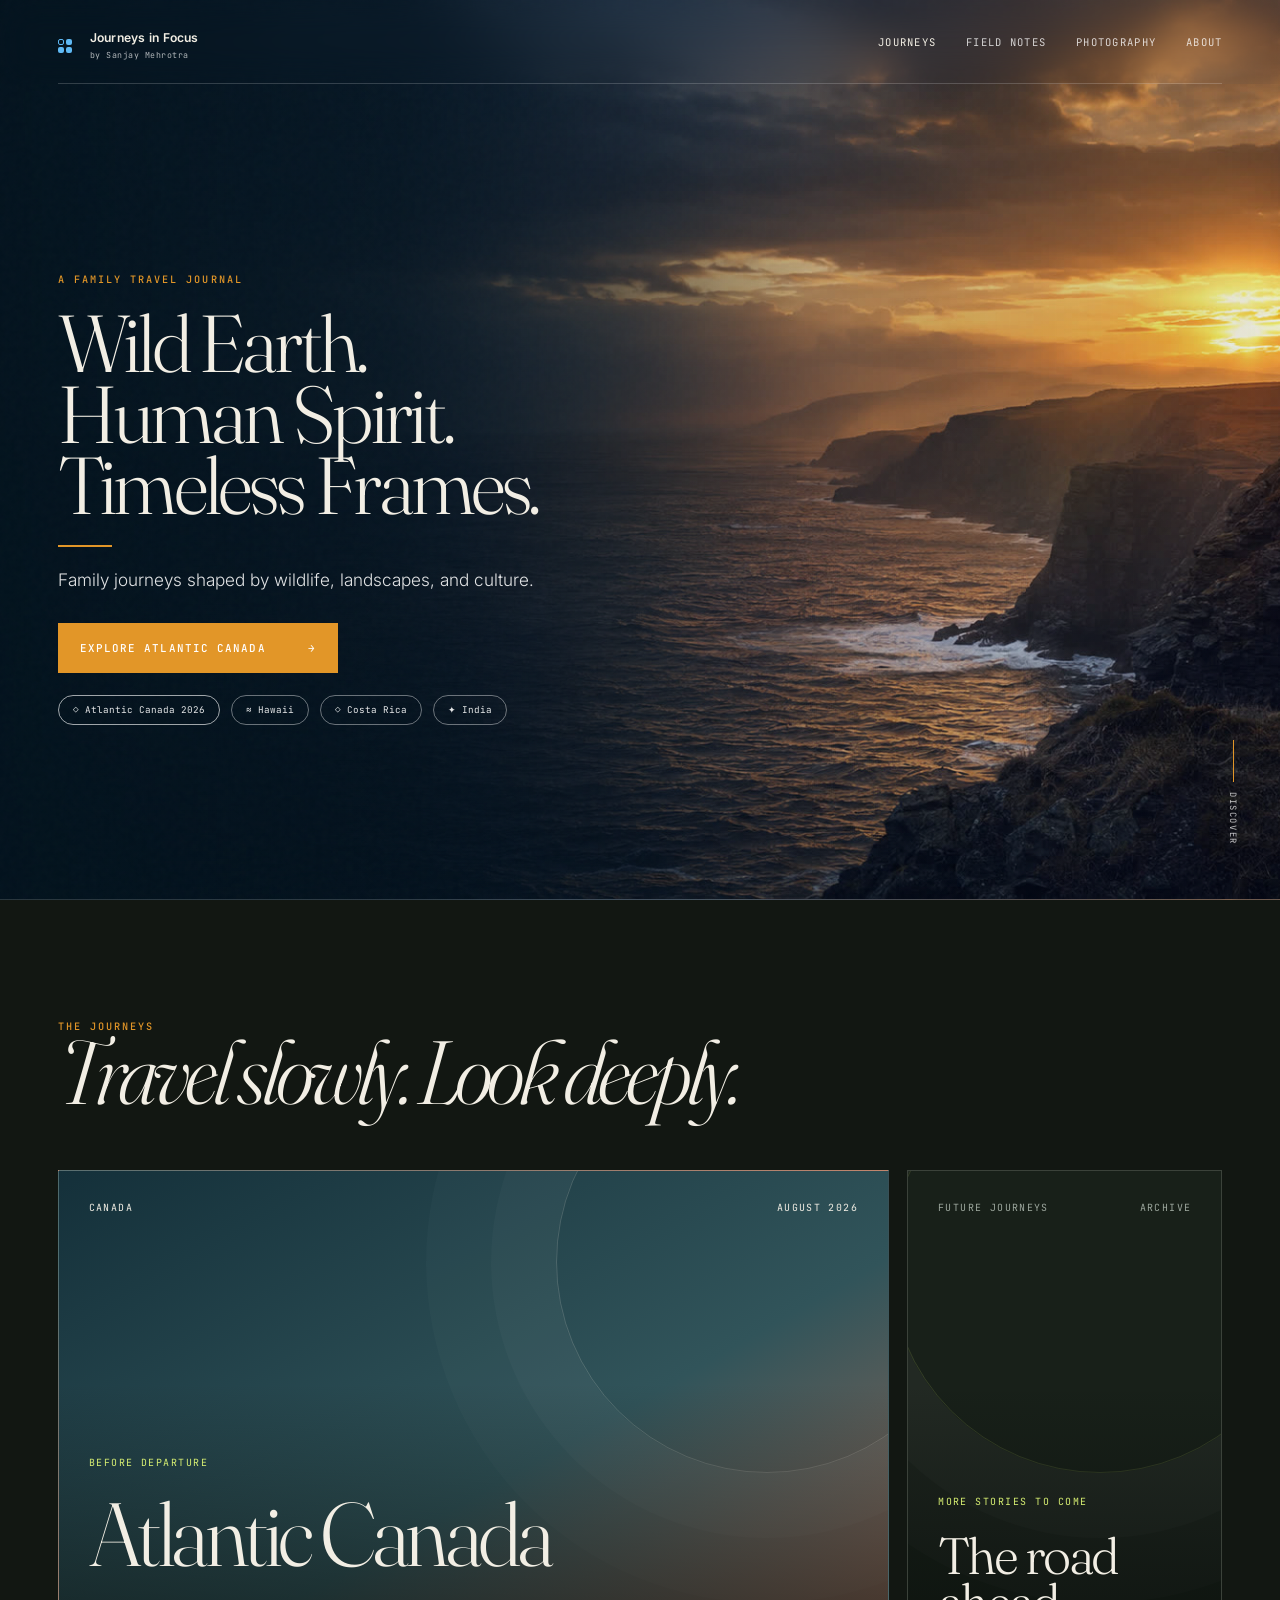
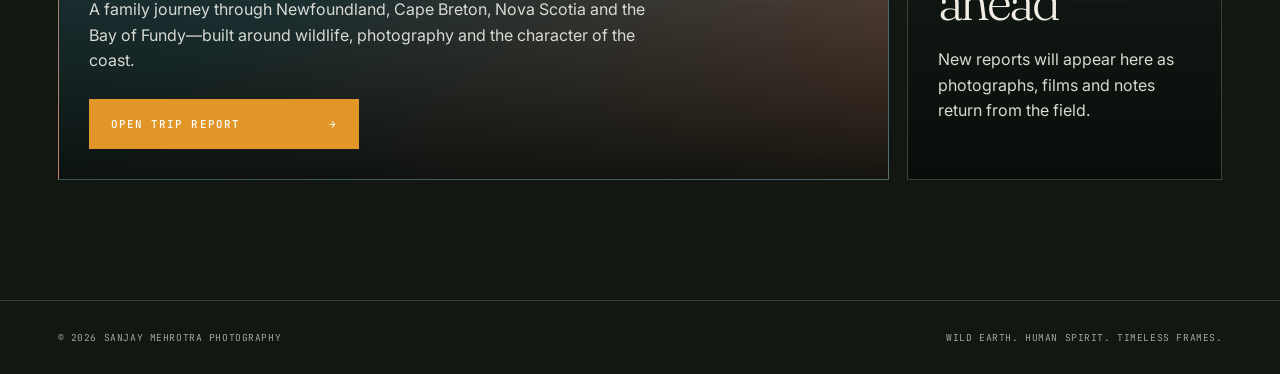
<file: trip-reports/index.html>
<!DOCTYPE html><html lang="en"><head><meta charset="UTF-8"><meta name="viewport" content="width=device-width,initial-scale=1"><title>Journeys in Focus — Sanjay Mehrotra Photography</title><meta name="description" content="A family travel journal shaped by wildlife, landscapes and culture."><link rel="canonical" href="https://sanjaymehrotra.ca/trip-reports/"><link rel="preconnect" href="https://fonts.googleapis.com"><link rel="preconnect" href="https://fonts.gstatic.com" crossorigin><link href="https://fonts.googleapis.com/css2?family=Fraunces:ital,opsz,wght@0,9..144,300;0,9..144,500;1,9..144,400&family=JetBrains+Mono:wght@400;500&family=Inter:wght@400;500&display=swap" rel="stylesheet"><link rel="stylesheet" href="/trip-reports/trip-reports.css?v=20260719-4"></head><body class="trip-landing">
<header class="nav"><a class="logo" href="/trip-reports/"><span class="logo-mark"></span><span><span class="logo-name">Journeys in Focus</span><span class="logo-sub">by Sanjay Mehrotra</span></span></a><nav class="links"><a class="active" href="#reportGrid">Journeys</a><a href="/trip-reports/atlantic-canada/why-atlantic-canada/">Field Notes</a><a href="/#work">Photography</a><a href="/about">About</a></nav></header>
<main><section class="landing-hero"><div class="grain"></div><div class="hero-copy"><p class="eyebrow">A family travel journal</p><h1>Wild Earth.<br>Human Spirit.<br>Timeless Frames.</h1><span class="hero-rule"></span><p>Family journeys shaped by wildlife, landscapes, and culture.</p><div class="hero-actions"><a class="button" href="/trip-reports/atlantic-canada/">Explore Atlantic Canada <span>→</span></a></div><div class="journey-pills"><a class="current" href="/trip-reports/atlantic-canada/">◇ Atlantic Canada 2026</a><span>≈ Hawaii</span><span>◇ Costa Rica</span><span>✦ India</span></div></div><a class="discover" href="#reportGrid"><span></span>Discover</a></section>
<section class="reports"><div class="section-head"><div><p class="eyebrow">The journeys</p><h2>Travel slowly. Look deeply.</h2></div></div><div class="report-grid" id="reportGrid"><article class="report-card"><div class="card-top"><span>Canada</span><span>2026</span></div><div class="card-copy"><p class="status">Before departure</p><h3>Atlantic Canada</h3><p>Loading journey…</p></div></article><article class="report-card coming"><div class="card-top"><span>Future journeys</span><span>Archive</span></div><div class="card-copy"><p class="status">More stories to come</p><h3>The road ahead</h3><p>New reports will appear here as photographs, films and notes return from the field.</p></div></article></div></section></main>
<footer><span>© <span id="year"></span> Sanjay Mehrotra Photography</span><span>Wild Earth. Human Spirit. Timeless Frames.</span></footer>
<script>document.getElementById('year').textContent=new Date().getFullYear();fetch('/data/trips.json').then(r=>r.json()).then(data=>{const trip=data.trips[0];document.getElementById('reportGrid').firstElementChild.innerHTML=`<div class="card-top"><span>Canada</span><span>${trip.date}</span></div><div class="card-copy"><p class="status">${trip.status}</p><h3>${trip.title}</h3><p>${trip.summary}</p><a class="button" href="/trip-reports/${trip.slug}/">Open trip report <span>→</span></a></div>`}).catch(()=>{});</script></body></html>
</file>
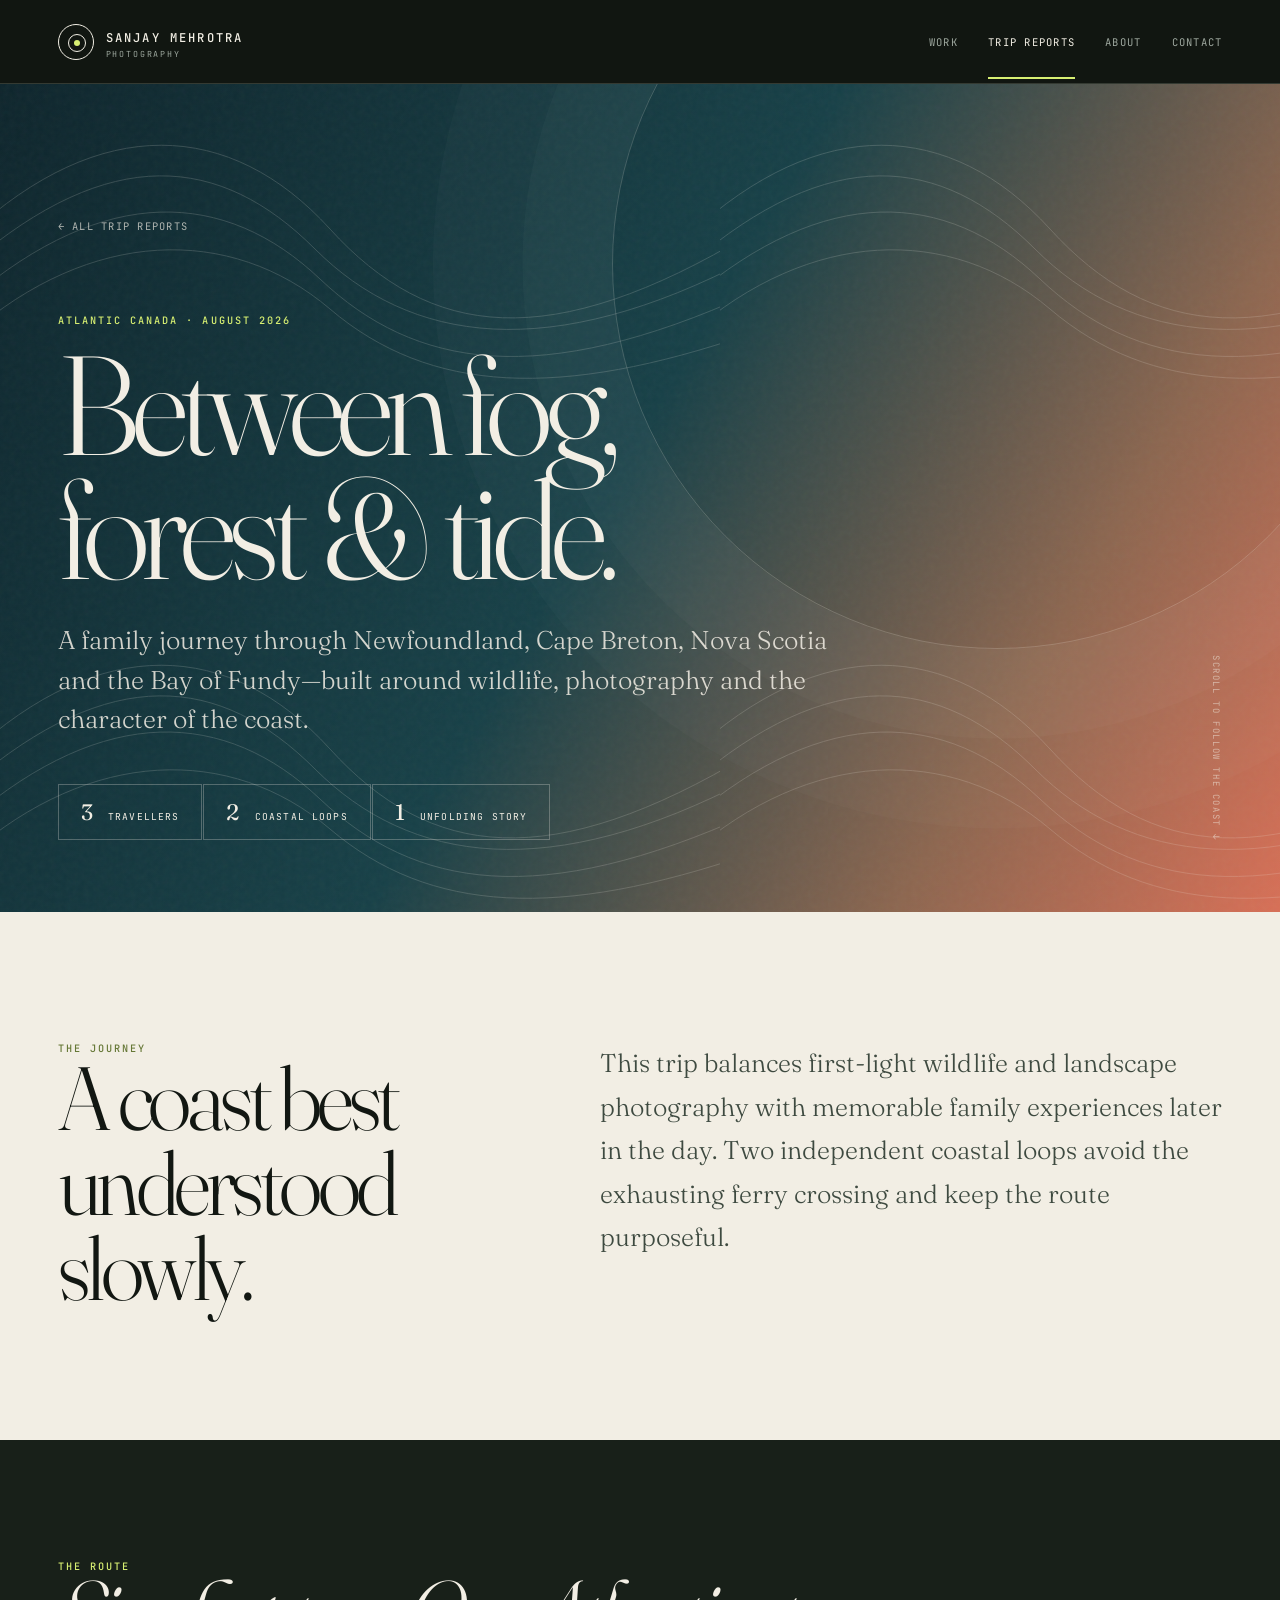
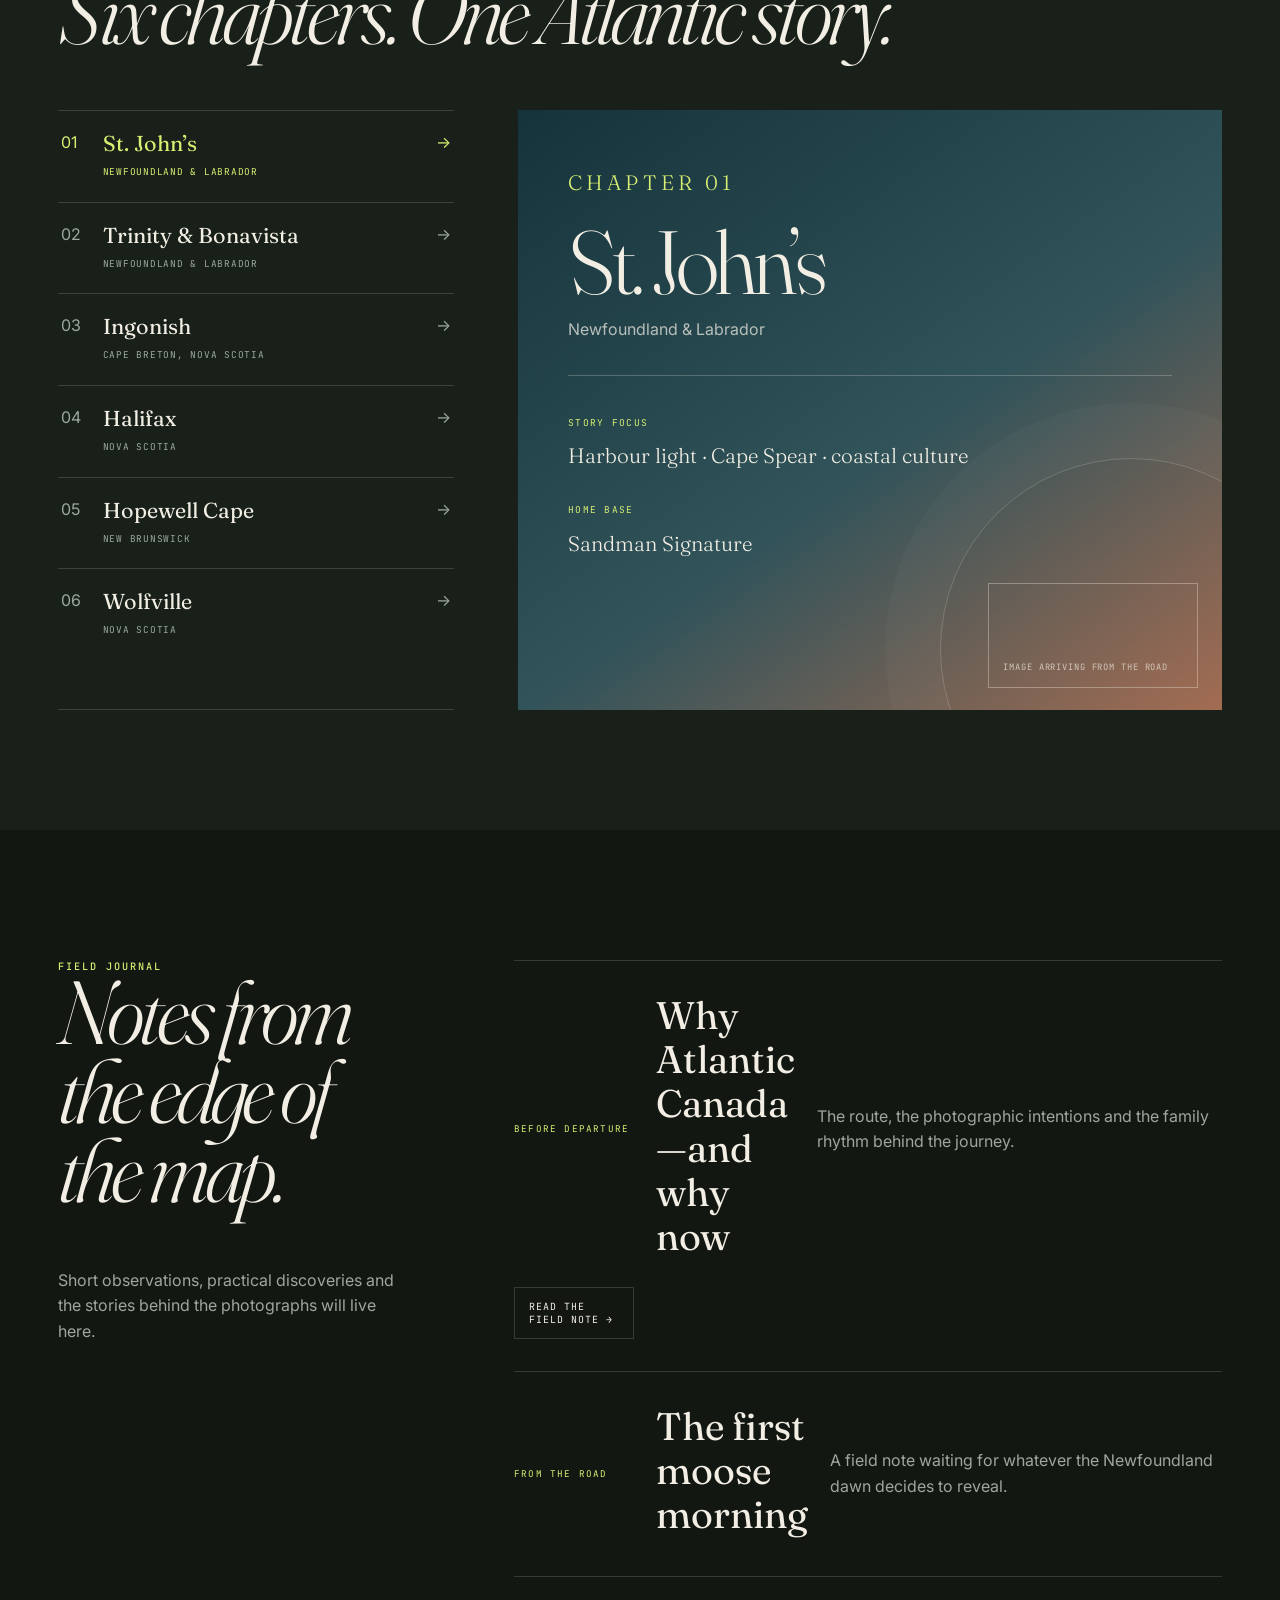
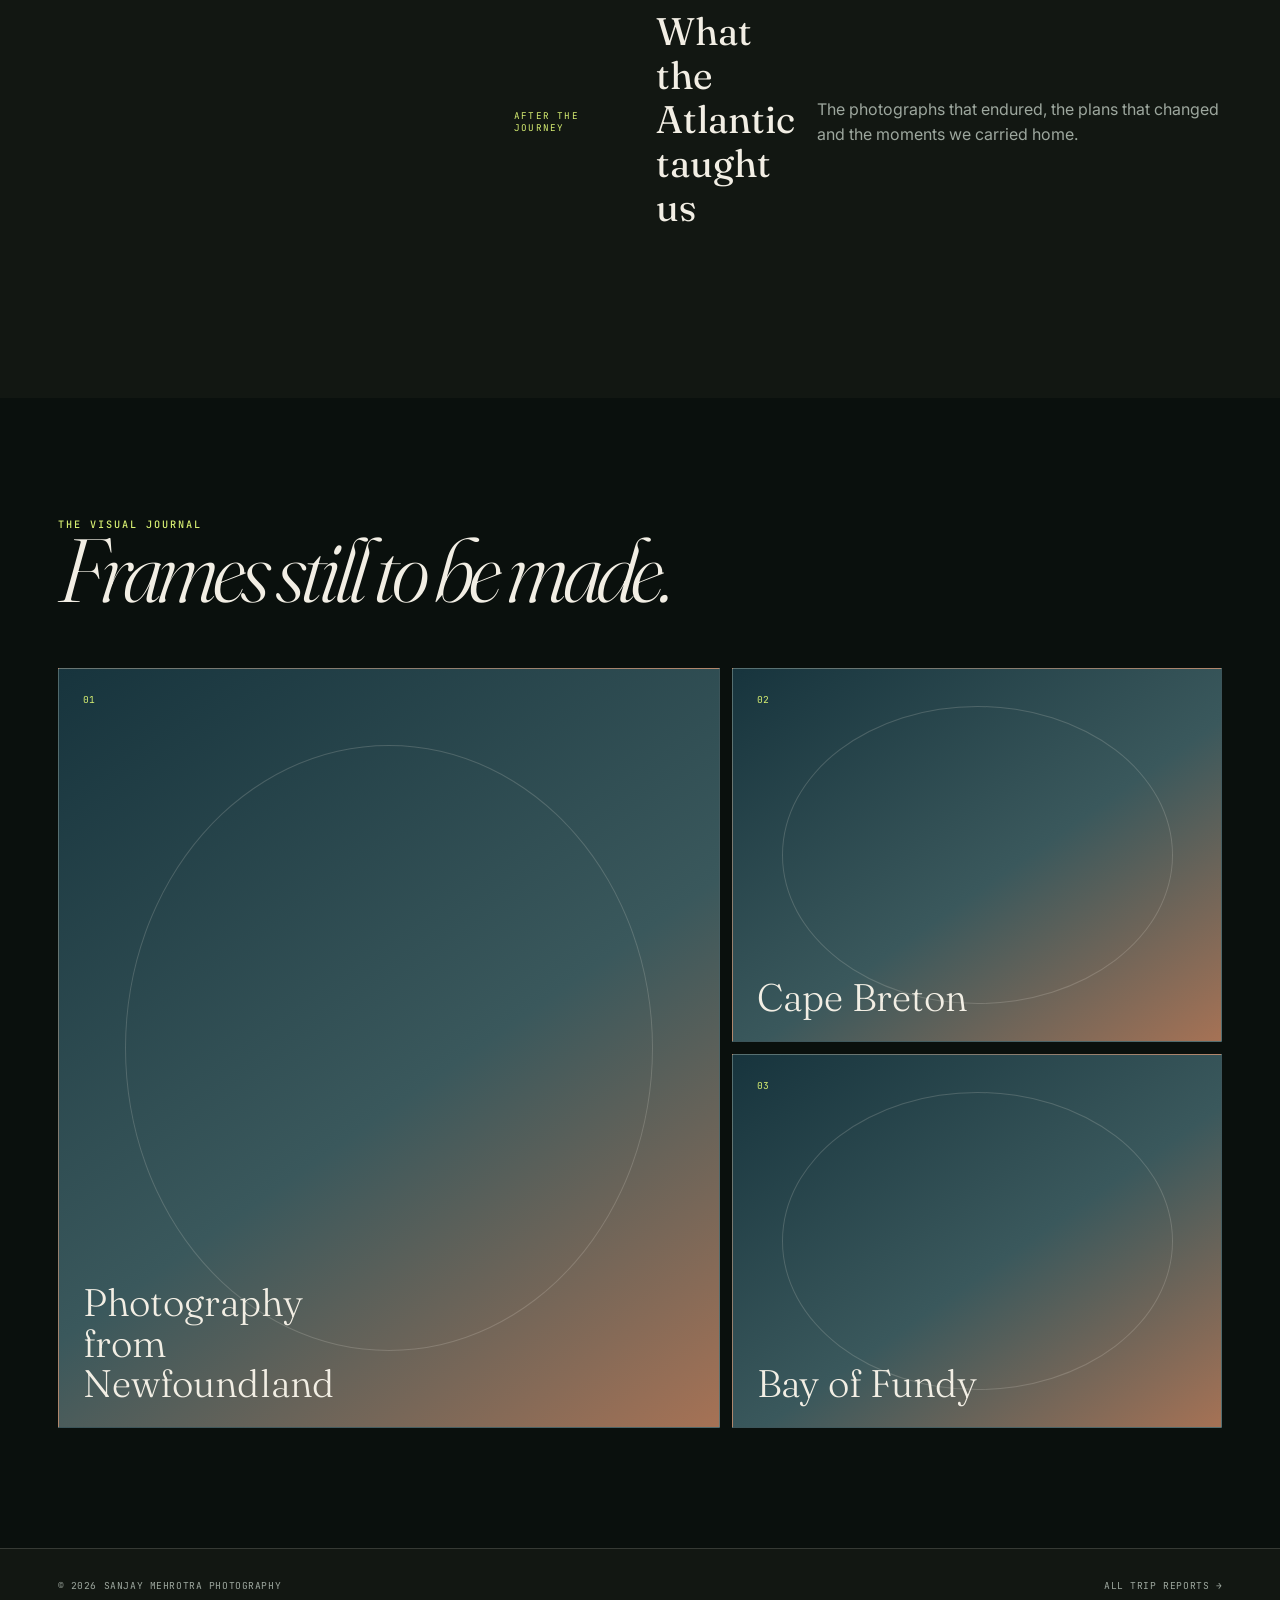
<file: trip-reports/atlantic-canada/index.html>
<!DOCTYPE html><html lang="en"><head><meta charset="UTF-8"><meta name="viewport" content="width=device-width,initial-scale=1"><title>Atlantic Canada — Trip Report | Sanjay Mehrotra</title><meta name="description" content="A family photography journey through Newfoundland, Cape Breton, Nova Scotia and the Bay of Fundy."><link rel="canonical" href="https://sanjaymehrotra.ca/trip-reports/atlantic-canada/"><link rel="preconnect" href="https://fonts.googleapis.com"><link rel="preconnect" href="https://fonts.gstatic.com" crossorigin><link href="https://fonts.googleapis.com/css2?family=Fraunces:ital,opsz,wght@0,9..144,300;0,9..144,500;1,9..144,400&family=JetBrains+Mono:wght@400;500&family=Inter:wght@400;500&display=swap" rel="stylesheet"><link rel="stylesheet" href="/trip-reports/trip-reports.css?v=20260719-2"></head><body>
<header class="nav"><a class="logo" href="/"><span class="logo-mark"></span><span><span class="logo-name">Sanjay Mehrotra</span><span class="logo-sub">Photography</span></span></a><nav class="links"><a href="/#work">Work</a><a class="active" href="/trip-reports/">Trip Reports</a><a href="/about">About</a><a href="/contact">Contact</a></nav></header>
<main><section class="report-hero"><div class="grain"></div><div class="topo"></div><div class="report-hero-copy"><a class="back" href="/trip-reports/">← All trip reports</a><p class="eyebrow">Atlantic Canada · August 2026</p><h1>Between fog,<br>forest & tide.</h1><p class="standfirst">A family journey through Newfoundland, Cape Breton, Nova Scotia and the Bay of Fundy—built around wildlife, photography and the character of the coast.</p><div class="trip-meta"><span><b>3</b> travellers</span><span><b>2</b> coastal loops</span><span><b>1</b> unfolding story</span></div></div><span class="scroll-note">Scroll to follow the coast ↓</span></section>
<section class="trip-intro"><div><p class="eyebrow">The journey</p><h2>A coast best understood slowly.</h2></div><div class="copy"><p>This trip balances first-light wildlife and landscape photography with memorable family experiences later in the day. Two independent coastal loops avoid the exhausting ferry crossing and keep the route purposeful.</p></div></section>
<section class="route" id="route"><div class="section-head"><div><p class="eyebrow">The route</p><h2>Six chapters. One Atlantic story.</h2></div></div><div class="route-layout"><ol class="route-list" id="routeList"></ol><article class="route-detail" id="routeDetail"><p class="eyebrow">Chapter 01</p><h3>Loading…</h3></article></div></section>
<section class="journal"><div class="journal-grid"><div class="journal-copy"><p class="eyebrow">Field journal</p><div class="section-head"><h2>Notes from the edge of the map.</h2></div><p>Short observations, practical discoveries and the stories behind the photographs will live here.</p></div><div class="journal-list"><article><span>Before departure</span><h3>Why Atlantic Canada—and why now</h3><p>The route, the photographic intentions and the family rhythm behind the journey.</p><a class="read-link" href="/trip-reports/atlantic-canada/why-atlantic-canada/">Read the field note →</a></article><article><span>From the road</span><h3>The first moose morning</h3><p>A field note waiting for whatever the Newfoundland dawn decides to reveal.</p></article><article><span>After the journey</span><h3>What the Atlantic taught us</h3><p>The photographs that endured, the plans that changed and the moments we carried home.</p></article></div></div></section>
<section class="gallery-placeholder"><div class="section-head"><div><p class="eyebrow">The visual journal</p><h2>Frames still to be made.</h2></div></div><div class="gallery-grid"><div class="large"><span>01</span><p>Photography from Newfoundland</p></div><div><span>02</span><p>Cape Breton</p></div><div><span>03</span><p>Bay of Fundy</p></div></div></section></main>
<footer><span>© <span id="year"></span> Sanjay Mehrotra Photography</span><a href="/trip-reports/">All trip reports →</a></footer>
<script>document.getElementById('year').textContent=new Date().getFullYear();let stops=[];let active=0;function render(){document.getElementById('routeList').innerHTML=stops.map((s,i)=>`<li><button class="${i===active?'active':''}" data-i="${i}"><span>${String(i+1).padStart(2,'0')}</span><span><strong>${s.place}</strong><small>${s.province}</small></span><span>→</span></button></li>`).join('');const s=stops[active];document.getElementById('routeDetail').innerHTML=`<p class="eyebrow">Chapter ${String(active+1).padStart(2,'0')}</p><h3>${s.place}</h3><span>${s.province}</span><div class="detail-rule"></div><small>Story focus</small><p>${s.focus}</p><small>Home base</small><p>${s.stay}</p><div class="image-slot">Image arriving from the road</div>`;document.querySelectorAll('#routeList button').forEach(b=>b.onclick=()=>{active=+b.dataset.i;render()})}fetch('/data/trips.json').then(r=>r.json()).then(d=>{stops=d.trips[0].stops;render()}).catch(()=>{document.getElementById('routeDetail').innerHTML='<p>Route details could not be loaded.</p>'});</script></body></html>
</file>
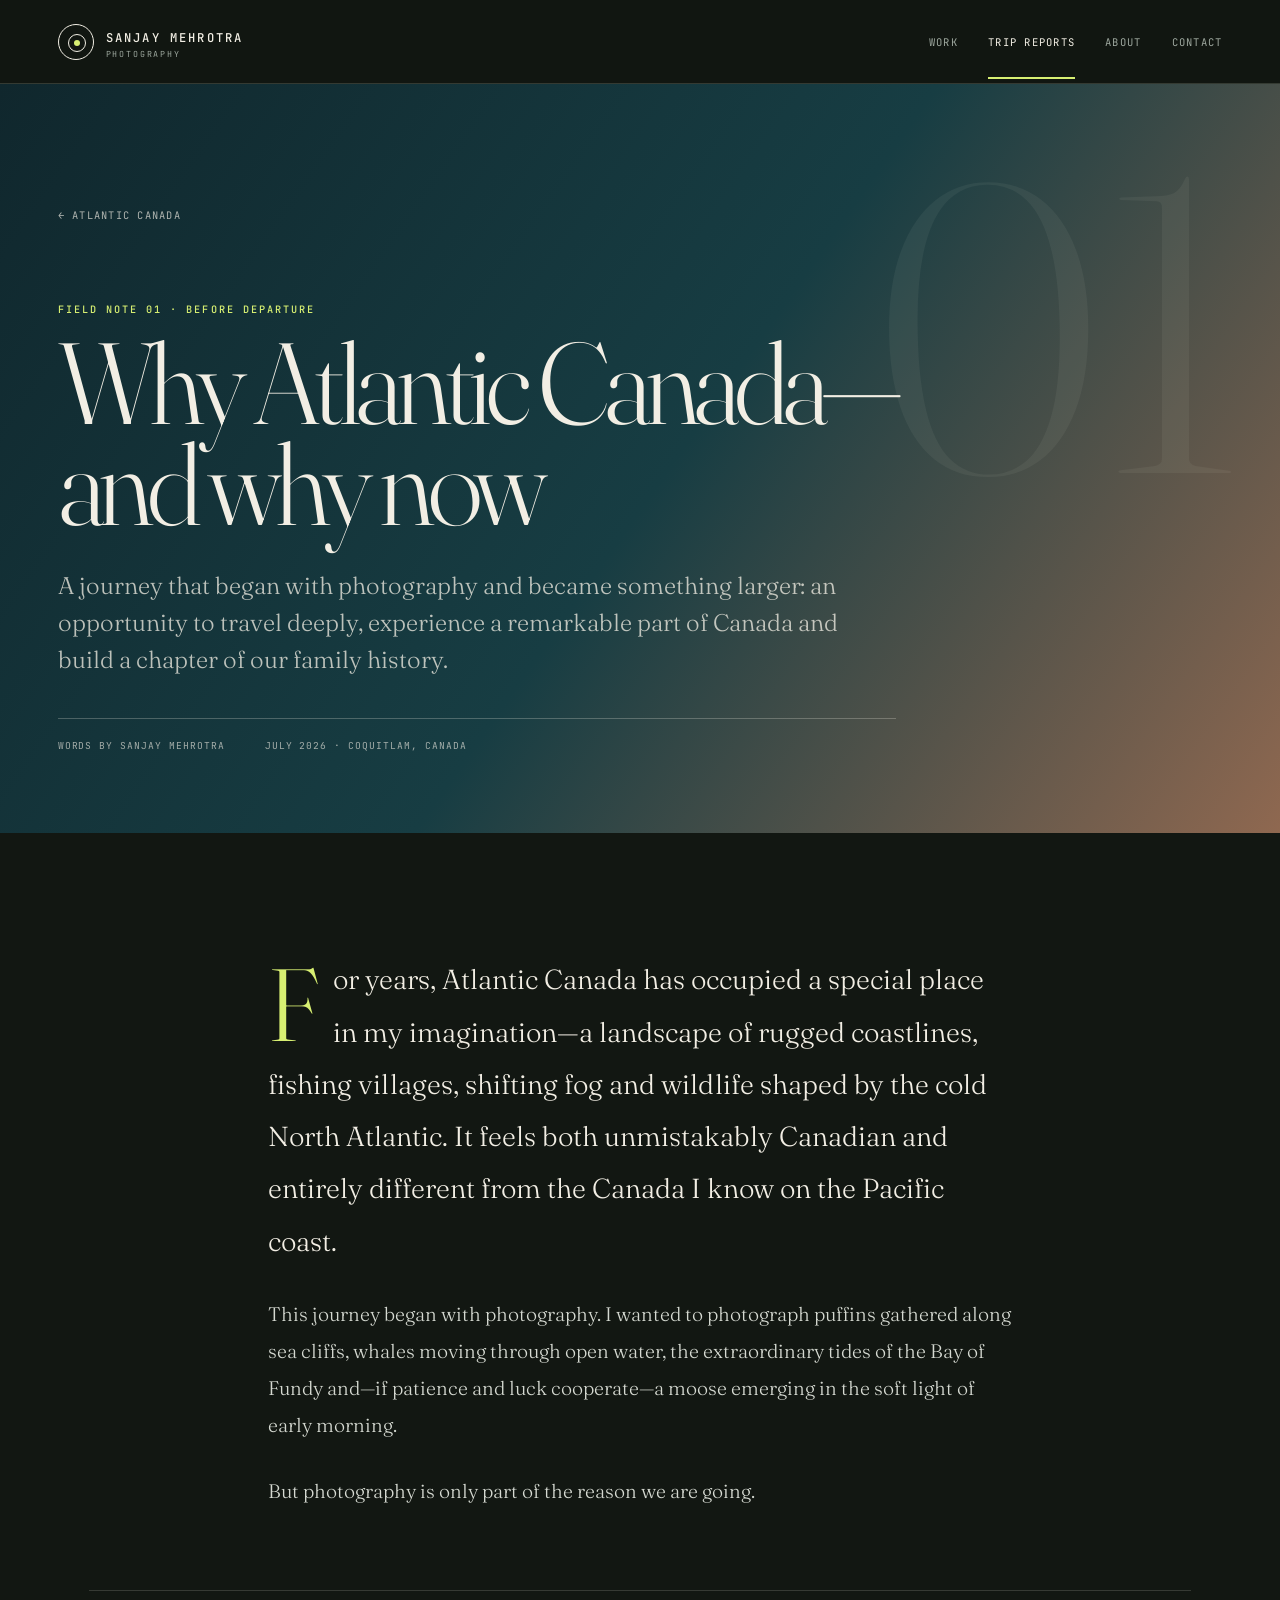
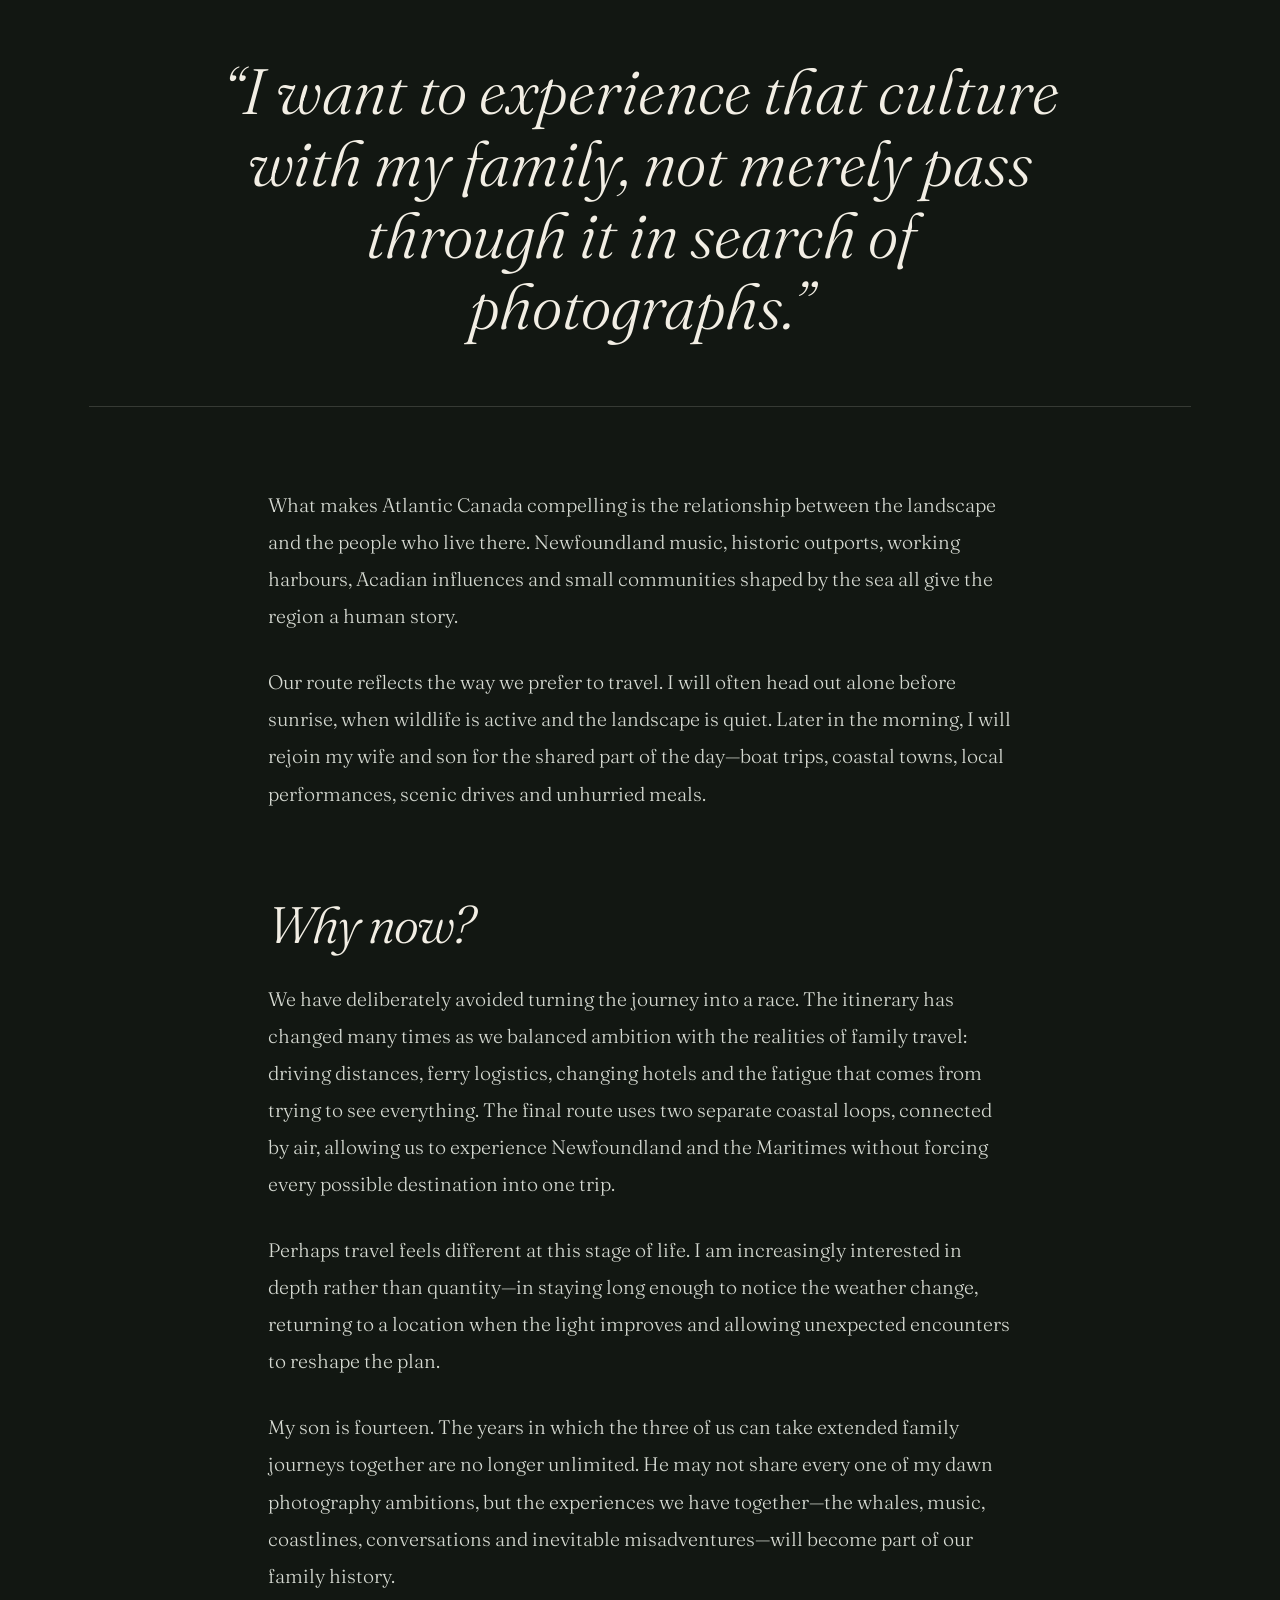
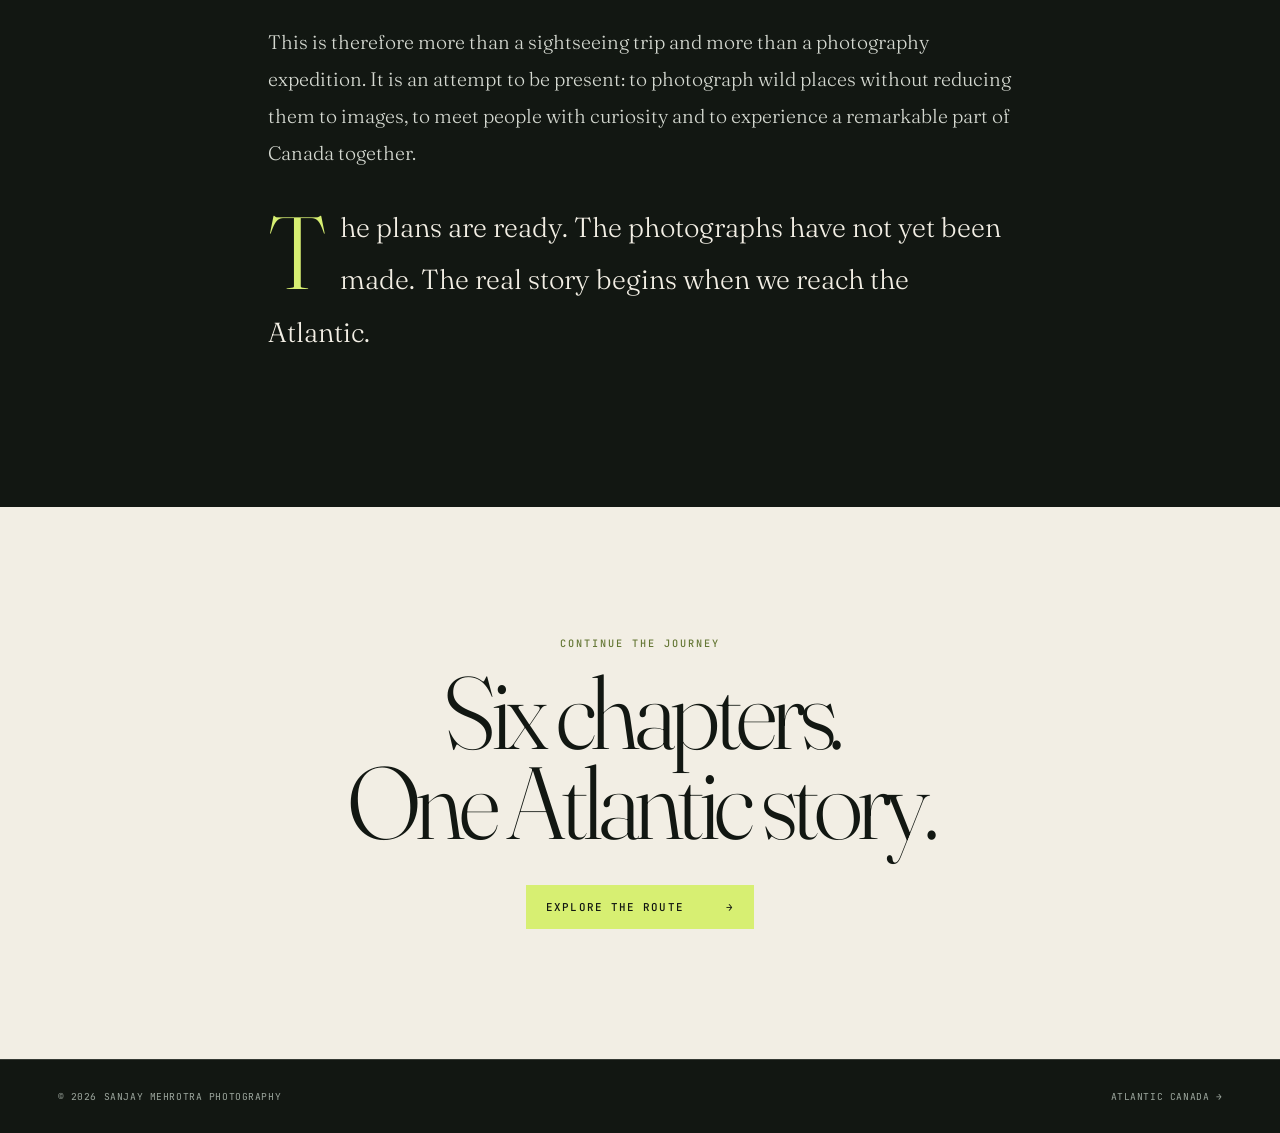
<file: trip-reports/atlantic-canada/why-atlantic-canada/index.html>
<!DOCTYPE html><html lang="en"><head><meta charset="UTF-8"><meta name="viewport" content="width=device-width,initial-scale=1"><title>Why Atlantic Canada—and Why Now | Sanjay Mehrotra</title><meta name="description" content="Why our family chose Atlantic Canada for a journey shaped by wildlife, photography and culture."><link rel="canonical" href="https://sanjaymehrotra.ca/trip-reports/atlantic-canada/why-atlantic-canada/"><link rel="preconnect" href="https://fonts.googleapis.com"><link rel="preconnect" href="https://fonts.gstatic.com" crossorigin><link href="https://fonts.googleapis.com/css2?family=Fraunces:ital,opsz,wght@0,9..144,300;0,9..144,500;1,9..144,400&family=JetBrains+Mono:wght@400;500&family=Inter:wght@400;500&display=swap" rel="stylesheet"><link rel="stylesheet" href="/trip-reports/trip-reports.css?v=20260719-2"></head><body>
<header class="nav"><a class="logo" href="/"><span class="logo-mark"></span><span><span class="logo-name">Sanjay Mehrotra</span><span class="logo-sub">Photography</span></span></a><nav class="links"><a href="/#work">Work</a><a class="active" href="/trip-reports/">Trip Reports</a><a href="/about">About</a><a href="/contact">Contact</a></nav></header>
<main><header class="story-header"><div><a class="back" href="/trip-reports/atlantic-canada/">← Atlantic Canada</a><p class="eyebrow">Field note 01 · Before departure</p><h1 class="story-title">Why Atlantic Canada—<br>and why now</h1><p class="story-standfirst">A journey that began with photography and became something larger: an opportunity to travel deeply, experience a remarkable part of Canada and build a chapter of our family history.</p><div class="byline"><span>Words by Sanjay Mehrotra</span><span>July 2026 · Coquitlam, Canada</span></div></div></header>
<article class="story-body"><p class="lead">For years, Atlantic Canada has occupied a special place in my imagination—a landscape of rugged coastlines, fishing villages, shifting fog and wildlife shaped by the cold North Atlantic. It feels both unmistakably Canadian and entirely different from the Canada I know on the Pacific coast.</p>
<p>This journey began with photography. I wanted to photograph puffins gathered along sea cliffs, whales moving through open water, the extraordinary tides of the Bay of Fundy and—if patience and luck cooperate—a moose emerging in the soft light of early morning.</p><p>But photography is only part of the reason we are going.</p>
<blockquote>“I want to experience that culture with my family, not merely pass through it in search of photographs.”</blockquote>
<p>What makes Atlantic Canada compelling is the relationship between the landscape and the people who live there. Newfoundland music, historic outports, working harbours, Acadian influences and small communities shaped by the sea all give the region a human story.</p><p>Our route reflects the way we prefer to travel. I will often head out alone before sunrise, when wildlife is active and the landscape is quiet. Later in the morning, I will rejoin my wife and son for the shared part of the day—boat trips, coastal towns, local performances, scenic drives and unhurried meals.</p>
<h2>Why now?</h2><p>We have deliberately avoided turning the journey into a race. The itinerary has changed many times as we balanced ambition with the realities of family travel: driving distances, ferry logistics, changing hotels and the fatigue that comes from trying to see everything. The final route uses two separate coastal loops, connected by air, allowing us to experience Newfoundland and the Maritimes without forcing every possible destination into one trip.</p><p>Perhaps travel feels different at this stage of life. I am increasingly interested in depth rather than quantity—in staying long enough to notice the weather change, returning to a location when the light improves and allowing unexpected encounters to reshape the plan.</p><p>My son is fourteen. The years in which the three of us can take extended family journeys together are no longer unlimited. He may not share every one of my dawn photography ambitions, but the experiences we have together—the whales, music, coastlines, conversations and inevitable misadventures—will become part of our family history.</p><p>This is therefore more than a sightseeing trip and more than a photography expedition. It is an attempt to be present: to photograph wild places without reducing them to images, to meet people with curiosity and to experience a remarkable part of Canada together.</p><p class="lead">The plans are ready. The photographs have not yet been made. The real story begins when we reach the Atlantic.</p></article>
<section class="closing"><p class="eyebrow">Continue the journey</p><h2>Six chapters.<br>One Atlantic story.</h2><a class="button" href="/trip-reports/atlantic-canada/#route">Explore the route <span>→</span></a></section></main><footer><span>© <span id="year"></span> Sanjay Mehrotra Photography</span><a href="/trip-reports/atlantic-canada/">Atlantic Canada →</a></footer><script>document.getElementById('year').textContent=new Date().getFullYear()</script></body></html>
</file>
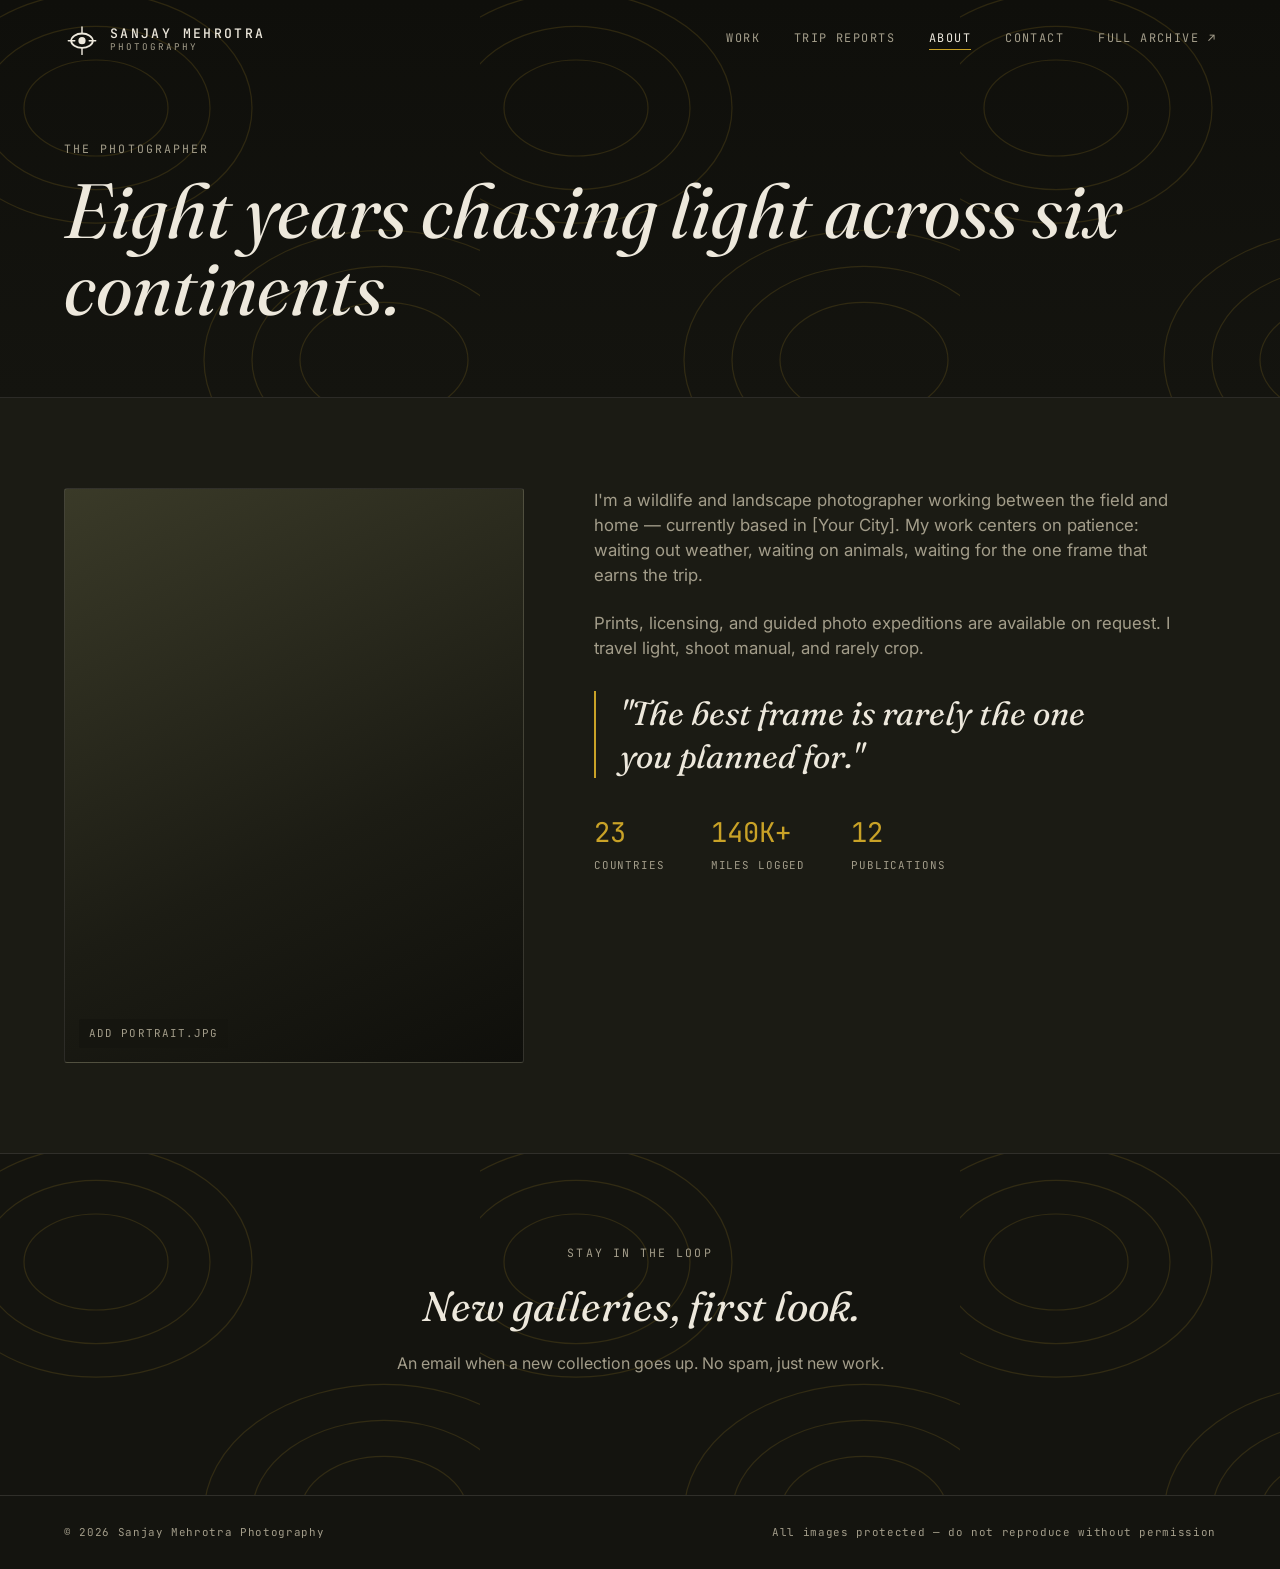
<file: about.html>
<!DOCTYPE html>
<html lang="en">
<head>
<meta charset="UTF-8">
<meta name="viewport" content="width=device-width, initial-scale=1.0">
<title>About — Sanjay Mehrotra Photography</title>
<meta name="description" content="About Sanjay Mehrotra — wildlife and landscape photographer based in Canada, working across six continents.">
<meta property="og:title" content="About — Sanjay Mehrotra Photography">
<meta property="og:type" content="website">
<meta property="og:url" content="https://sanjaymehrotra.ca/about">
<meta property="og:image" content="https://sanjaymehrotra.ca/images/og-cover.jpg">
<link rel="canonical" href="https://sanjaymehrotra.ca/about">
<meta name="theme-color" content="#14140f">
<link rel="icon" href="data:image/svg+xml,%3Csvg xmlns='http://www.w3.org/2000/svg' viewBox='0 0 100 100'%3E%3Crect width='100' height='100' fill='%2314140f'/%3E%3Cellipse cx='50' cy='52' rx='28' ry='19' fill='none' stroke='%23c9a227' stroke-width='5'/%3E%3Ccircle cx='50' cy='52' r='9' fill='%23c9a227'/%3E%3C/svg%3E">
<link rel="preconnect" href="https://fonts.googleapis.com">
<link rel="preconnect" href="https://fonts.gstatic.com" crossorigin>
<link href="https://fonts.googleapis.com/css2?family=Fraunces:ital,opsz,wght@0,9..144,300;0,9..144,500;0,9..144,600;1,9..144,400;1,9..144,500&family=JetBrains+Mono:wght@400;500&family=Inter:wght@400;500&display=swap" rel="stylesheet">
<style>
  :root{
    --bg:#14140f; --surface:#1b1b14; --surface-2:#232319;
    --text:#ede8dc; --text-dim:#a39d8a;
    --accent-gold:#c9a227; --accent-moss:#7a8a64; --accent-slate:#8aa0b3;
    --line:rgba(237,232,220,0.13);
    --font-display:'Fraunces',serif; --font-mono:'JetBrains Mono',monospace; --font-body:'Inter',sans-serif;
  }
  *{box-sizing:border-box; margin:0; padding:0;}
  html{scroll-behavior:smooth;}
  body{background:var(--bg); color:var(--text); font-family:var(--font-body); line-height:1.5; -webkit-font-smoothing:antialiased;}
  img{display:block; width:100%; height:100%; object-fit:cover;}
  a{color:inherit; text-decoration:none;}
  button{font:inherit; color:inherit; background:none; border:none; cursor:pointer;}

  .eyebrow{font-family:var(--font-mono); font-size:.72rem; letter-spacing:.18em; text-transform:uppercase; color:var(--text-dim);}

  .topo{
    position:absolute; inset:0; opacity:.16; pointer-events:none;
    background-image:url("data:image/svg+xml,%3Csvg xmlns='http://www.w3.org/2000/svg' width='400' height='400' viewBox='0 0 400 400'%3E%3Cg fill='none' stroke='%23c9a227' stroke-width='1'%3E%3Cellipse cx='80' cy='90' rx='60' ry='40'/%3E%3Cellipse cx='80' cy='90' rx='95' ry='68'/%3E%3Cellipse cx='80' cy='90' rx='130' ry='96'/%3E%3Cellipse cx='320' cy='300' rx='70' ry='48'/%3E%3Cellipse cx='320' cy='300' rx='110' ry='78'/%3E%3Cellipse cx='320' cy='300' rx='150' ry='108'/%3E%3C/g%3E%3C/svg%3E");
    background-size:480px 480px;
  }

  /* nav */
  header.nav{
    position:fixed; top:0; left:0; right:0; z-index:100;
    display:flex; align-items:center; justify-content:space-between;
    padding:22px 5vw; transition:background .3s ease, border-color .3s ease, padding .3s ease;
    border-bottom:1px solid transparent;
  }
  header.nav.scrolled{background:rgba(20,20,15,0.86); backdrop-filter:blur(10px); border-bottom:1px solid var(--line); padding:14px 5vw;}
  .logo{
    display:flex; align-items:center; gap:10px;
    text-decoration:none;
  }
  .logo-icon{
    width:36px; height:36px; flex-shrink:0;
    fill:#eb7134; transition:fill .2s ease;
  }
  .logo:hover .logo-icon{fill:var(--accent-gold);}
  .logo-text{display:flex; flex-direction:column; line-height:1;}
  .logo-name{
    font-family:var(--font-mono); font-weight:500;
    font-size:.82rem; letter-spacing:.18em;
    text-transform:uppercase; color:var(--text);
  }
  .logo-sub{
    font-family:var(--font-mono); font-size:.58rem;
    letter-spacing:.22em; text-transform:uppercase;
    color:var(--text-dim); margin-top:3px;
  }
  nav.links{display:flex; gap:34px;}
  nav.links a{font-family:var(--font-mono); font-size:.74rem; letter-spacing:.12em; text-transform:uppercase; color:var(--text-dim); position:relative; padding-bottom:3px;}
  nav.links a:hover{color:var(--text);}
  nav.links a.active{color:var(--text);}
  nav.links a::after{content:''; position:absolute; left:0; bottom:0; height:1px; width:0; background:var(--accent-gold); transition:width .25s ease;}
  nav.links a:hover::after, nav.links a.active::after{width:100%;}
  .menu-btn{display:none; font-family:var(--font-mono); font-size:.75rem; letter-spacing:.1em;}

  /* page hero */
  .page-hero{
    position:relative; padding:140px 5vw 70px;
    background:linear-gradient(180deg,#0f0f0b 0%,#14140f 100%);
    border-bottom:1px solid var(--line);
    overflow:hidden;
  }
  .page-hero h1{
    font-family:var(--font-display); font-style:italic; font-weight:400;
    font-size:clamp(2.8rem,6vw,5rem); line-height:1; margin-top:16px;
  }

  /* about content */
  .about-section{background:var(--surface); padding:90px 5vw;}
  .about-grid{display:grid; grid-template-columns:.85fr 1.15fr; gap:70px; align-items:start; max-width:1200px; margin:0 auto;}
  .about-portrait{
    aspect-ratio:4/5; border-radius:3px; overflow:hidden;
    border:1px solid var(--line); background:linear-gradient(155deg,#3a3a28,#1c1c14 60%,#0f0f0b);
    position:relative; top:0; position:sticky; top:100px;
  }
  .placeholder-tag{
    position:absolute; bottom:14px; left:14px;
    font-family:var(--font-mono); font-size:.68rem; letter-spacing:.1em;
    text-transform:uppercase; color:var(--text-dim);
    background:rgba(20,20,15,.7); padding:6px 10px; border-radius:2px;
  }
  .about-copy p{font-size:1.05rem; color:var(--text-dim); margin-bottom:22px; max-width:54ch;}
  .pull-quote{
    font-family:var(--font-display); font-style:italic; font-weight:400;
    font-size:clamp(1.5rem,2.6vw,2.1rem); line-height:1.3;
    color:var(--text); margin:30px 0; max-width:24ch;
    border-left:2px solid var(--accent-gold); padding-left:24px;
  }
  .stat-row{display:flex; gap:46px; margin-top:34px;}
  .stat-row div{font-family:var(--font-mono);}
  .stat-row .num{font-size:1.7rem; color:var(--accent-gold); display:block;}
  .stat-row .label{font-size:.68rem; color:var(--text-dim); letter-spacing:.08em; text-transform:uppercase;}

  /* newsletter */
  .newsletter-section{
    position:relative; text-align:center; background:var(--bg);
    border-top:1px solid var(--line); padding:90px 5vw;
  }
  .newsletter-inner{position:relative; z-index:2; max-width:540px; margin:0 auto;}
  .newsletter-inner h2{font-family:var(--font-display); font-style:italic; font-weight:400; font-size:clamp(1.8rem,3.5vw,2.6rem); margin:14px 0 14px;}
  .newsletter-inner p{color:var(--text-dim); margin-bottom:30px;}

  /* footer */
  footer{padding:28px 5vw; display:flex; justify-content:space-between; font-family:var(--font-mono); font-size:.68rem; color:var(--text-dim); letter-spacing:.06em; border-top:1px solid var(--line);}

  /* mobile menu */
  .mobile-menu{
    position:fixed; inset:0; background:var(--bg); z-index:200;
    display:flex; flex-direction:column; justify-content:center; gap:30px;
    padding:5vw; transform:translateY(-100%); transition:transform .35s ease;
  }
  .mobile-menu.open{transform:translateY(0);}
  .mobile-menu a{font-family:var(--font-display); font-style:italic; font-size:2rem;}
  .mobile-menu-close{position:absolute; top:24px; right:5vw; font-family:var(--font-mono);}

  @media(max-width:860px){
    nav.links{display:none;}
    .menu-btn{display:block;}
    .about-grid{grid-template-columns:1fr; gap:40px;}
    .about-portrait{position:static; aspect-ratio:3/2;}
    .stat-row{gap:30px; flex-wrap:wrap;}
  }
</style>
</head>
<body>

<a class="skip-link" href="#main" style="position:absolute;left:-999px;top:auto;background:var(--accent-gold);color:var(--bg);padding:12px 20px;z-index:999;font-family:var(--font-mono);font-size:.8rem;">Skip to content</a>

<header class="nav" id="siteNav">
  <a class="logo" href="/">
    <svg class="logo-icon" viewBox="0 0 100 100" xmlns="http://www.w3.org/2000/svg">
      <ellipse cx="50" cy="52" rx="30" ry="20" fill="none" stroke="currentColor" stroke-width="5"/>
      <circle cx="50" cy="52" r="10" fill="currentColor"/>
      <line x1="50" y1="14" x2="50" y2="32" stroke="currentColor" stroke-width="4" stroke-linecap="round"/>
      <line x1="50" y1="72" x2="50" y2="90" stroke="currentColor" stroke-width="4" stroke-linecap="round"/>
      <line x1="12" y1="52" x2="30" y2="52" stroke="currentColor" stroke-width="4" stroke-linecap="round"/>
      <line x1="70" y1="52" x2="88" y2="52" stroke="currentColor" stroke-width="4" stroke-linecap="round"/>
    </svg>
    <span class="logo-text">
      <span class="logo-name">Sanjay Mehrotra</span>
      <span class="logo-sub">Photography</span>
    </span>
  </a>
  <nav class="links">
    <a href="/">Work</a>
    <a href="/trip-reports/">Trip Reports</a>
    <a href="/about" class="active">About</a>
    <a href="/contact">Contact</a>
    <a href="https://sanjaymehrotra.myportfolio.com" target="_blank" rel="noopener">Full Archive ↗</a>
  </nav>
  <button class="menu-btn" id="menuBtn" aria-label="Open menu" aria-expanded="false">Menu</button>
</header>

<div class="mobile-menu" id="mobileMenu" role="dialog" aria-modal="true" aria-label="Site menu">
  <button class="mobile-menu-close" id="mobileMenuClose" aria-label="Close menu">Close ✕</button>
  <a href="/">Work</a>
  <a href="/trip-reports/">Trip Reports</a>
  <a href="/about">About</a>
  <a href="/contact">Contact</a>
  <a href="https://sanjaymehrotra.myportfolio.com" target="_blank" rel="noopener">Full Archive ↗</a>
</div>

<main id="main">
  <div class="page-hero">
    <div class="topo"></div>
    <div class="eyebrow" style="position:relative;z-index:2;">The photographer</div>
    <h1 style="position:relative;z-index:2;" id="aboutHeading">Eight years chasing light across six continents.</h1>
  </div>

  <section class="about-section">
    <div class="about-grid">
      <div class="about-portrait">
        <span class="placeholder-tag">Add portrait.jpg</span>
      </div>
      <div class="about-copy">
        <p id="aboutP1">I'm a wildlife and landscape photographer working between the field and home — currently based in [Your City]. My work centers on patience: waiting out weather, waiting on animals, waiting for the one frame that earns the trip.</p>
        <p id="aboutP2">Prints, licensing, and guided photo expeditions are available on request. I travel light, shoot manual, and rarely crop.</p>
        <div class="pull-quote" id="pullQuote">"The best frame is rarely the one you planned for."</div>
        <div class="stat-row" id="statRow">
          <div><span class="num">23</span><span class="label">Countries</span></div>
          <div><span class="num">140K+</span><span class="label">Miles logged</span></div>
          <div><span class="num">12</span><span class="label">Publications</span></div>
        </div>
      </div>
    </div>
  </section>

  <section class="newsletter-section">
    <div class="topo"></div>
    <div class="newsletter-inner">
      <div class="eyebrow">Stay in the loop</div>
      <h2>New galleries, first look.</h2>
      <p>An email when a new collection goes up. No spam, just new work.</p>
      <div id="newsletter-embed">
        <!-- Paste your MailerLite embed code here -->
      </div>
    </div>
  </section>
</main>

<footer>
  <span>© <span id="year"></span> Sanjay Mehrotra Photography</span>
  <span>All images protected — do not reproduce without permission</span>
</footer>

<script>
/* fetch site.json to apply editable text */
async function loadSiteData(){
  try{
    const res = await fetch('/data/site.json');
    const site = await res.json();
    if(site.aboutHeading) document.getElementById('aboutHeading').textContent = site.aboutHeading;
    if(site.aboutParagraph1) document.getElementById('aboutP1').textContent = site.aboutParagraph1;
    if(site.aboutParagraph2) document.getElementById('aboutP2').textContent = site.aboutParagraph2;
    if(site.pullQuote) document.getElementById('pullQuote').textContent = `"${site.pullQuote}"`;
    if(Array.isArray(site.stats) && site.stats.length){
      document.getElementById('statRow').innerHTML = site.stats.map(s =>
        `<div><span class="num">${s.num}</span><span class="label">${s.label}</span></div>`
      ).join('');
    }
  }catch(e){ console.warn('Could not load site.json', e); }
}
loadSiteData();
document.getElementById('year').textContent = new Date().getFullYear();

/* nav scroll effect */
window.addEventListener('scroll', () => {
  document.getElementById('siteNav').classList.toggle('scrolled', window.scrollY > 30);
}, {passive:true});

/* mobile menu */
const menuBtn = document.getElementById('menuBtn');
const mobileMenu = document.getElementById('mobileMenu');
const mobileMenuClose = document.getElementById('mobileMenuClose');
menuBtn.addEventListener('click', () => { mobileMenu.classList.add('open'); menuBtn.setAttribute('aria-expanded','true'); });
mobileMenuClose.addEventListener('click', () => { mobileMenu.classList.remove('open'); menuBtn.setAttribute('aria-expanded','false'); });
mobileMenu.querySelectorAll('a').forEach(a => a.addEventListener('click', () => mobileMenu.classList.remove('open')));
</script>
</body>
</html>
</file>
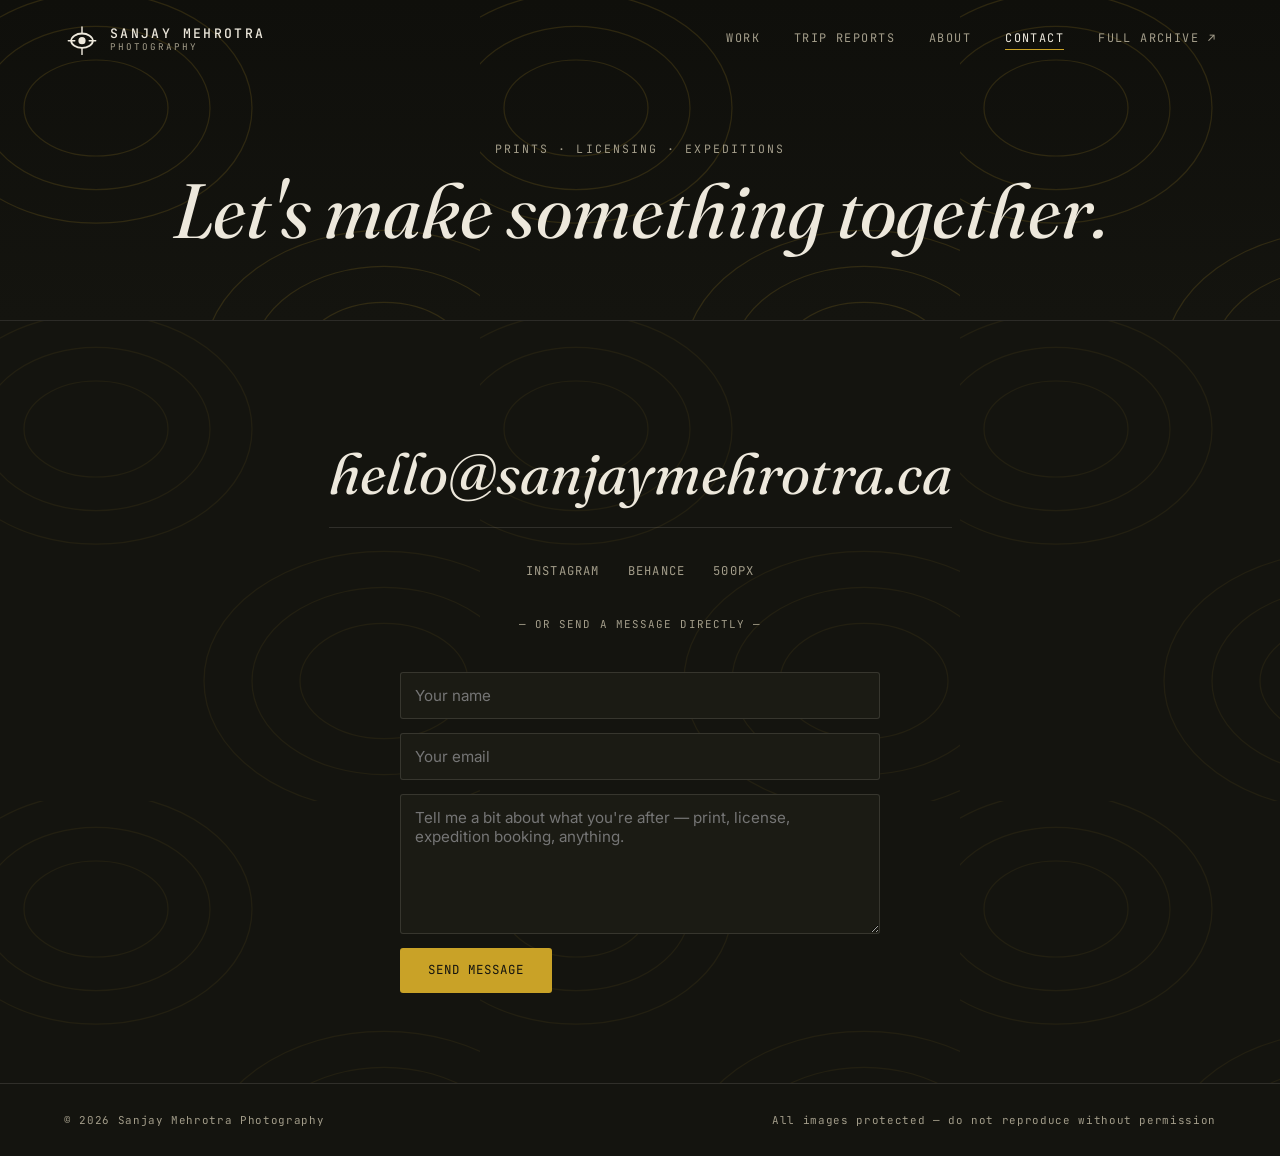
<file: contact.html>
<!DOCTYPE html>
<html lang="en">
<head>
<meta charset="UTF-8">
<meta name="viewport" content="width=device-width, initial-scale=1.0">
<title>Contact — Sanjay Mehrotra Photography</title>
<meta name="description" content="Get in touch with Sanjay Mehrotra for prints, licensing, and guided photo expeditions.">
<meta property="og:title" content="Contact — Sanjay Mehrotra Photography">
<meta property="og:type" content="website">
<meta property="og:url" content="https://sanjaymehrotra.ca/contact">
<meta property="og:image" content="https://sanjaymehrotra.ca/images/og-cover.jpg">
<link rel="canonical" href="https://sanjaymehrotra.ca/contact">
<meta name="theme-color" content="#14140f">
<link rel="icon" href="data:image/svg+xml,%3Csvg xmlns='http://www.w3.org/2000/svg' viewBox='0 0 100 100'%3E%3Crect width='100' height='100' fill='%2314140f'/%3E%3Cellipse cx='50' cy='52' rx='28' ry='19' fill='none' stroke='%23c9a227' stroke-width='5'/%3E%3Ccircle cx='50' cy='52' r='9' fill='%23c9a227'/%3E%3C/svg%3E">
<link rel="preconnect" href="https://fonts.googleapis.com">
<link rel="preconnect" href="https://fonts.gstatic.com" crossorigin>
<link href="https://fonts.googleapis.com/css2?family=Fraunces:ital,opsz,wght@0,9..144,300;0,9..144,500;0,9..144,600;1,9..144,400;1,9..144,500&family=JetBrains+Mono:wght@400;500&family=Inter:wght@400;500&display=swap" rel="stylesheet">
<style>
  :root{
    --bg:#14140f; --surface:#1b1b14; --surface-2:#232319;
    --text:#ede8dc; --text-dim:#a39d8a;
    --accent-gold:#c9a227; --accent-moss:#7a8a64; --accent-slate:#8aa0b3;
    --line:rgba(237,232,220,0.13);
    --font-display:'Fraunces',serif; --font-mono:'JetBrains Mono',monospace; --font-body:'Inter',sans-serif;
  }
  *{box-sizing:border-box; margin:0; padding:0;}
  html{scroll-behavior:smooth;}
  body{background:var(--bg); color:var(--text); font-family:var(--font-body); line-height:1.5; -webkit-font-smoothing:antialiased;}
  img{display:block; width:100%;}
  a{color:inherit; text-decoration:none;}
  button{font:inherit; color:inherit; background:none; border:none; cursor:pointer;}
  .eyebrow{font-family:var(--font-mono); font-size:.72rem; letter-spacing:.18em; text-transform:uppercase; color:var(--text-dim);}

  .topo{
    position:absolute; inset:0; opacity:.16; pointer-events:none;
    background-image:url("data:image/svg+xml,%3Csvg xmlns='http://www.w3.org/2000/svg' width='400' height='400' viewBox='0 0 400 400'%3E%3Cg fill='none' stroke='%23c9a227' stroke-width='1'%3E%3Cellipse cx='80' cy='90' rx='60' ry='40'/%3E%3Cellipse cx='80' cy='90' rx='95' ry='68'/%3E%3Cellipse cx='80' cy='90' rx='130' ry='96'/%3E%3Cellipse cx='320' cy='300' rx='70' ry='48'/%3E%3Cellipse cx='320' cy='300' rx='110' ry='78'/%3E%3Cellipse cx='320' cy='300' rx='150' ry='108'/%3E%3C/g%3E%3C/svg%3E");
    background-size:480px 480px;
  }

  /* nav */
  header.nav{
    position:fixed; top:0; left:0; right:0; z-index:100;
    display:flex; align-items:center; justify-content:space-between;
    padding:22px 5vw; transition:background .3s ease, border-color .3s ease, padding .3s ease;
    border-bottom:1px solid transparent;
  }
  header.nav.scrolled{background:rgba(20,20,15,0.86); backdrop-filter:blur(10px); border-bottom:1px solid var(--line); padding:14px 5vw;}
  .logo{
    display:flex; align-items:center; gap:10px;
    text-decoration:none;
  }
  .logo-icon{
    width:36px; height:36px; flex-shrink:0;
    fill:#eb7134; transition:fill .2s ease;
  }
  .logo:hover .logo-icon{fill:var(--accent-gold);}
  .logo-text{display:flex; flex-direction:column; line-height:1;}
  .logo-name{
    font-family:var(--font-mono); font-weight:500;
    font-size:.82rem; letter-spacing:.18em;
    text-transform:uppercase; color:var(--text);
  }
  .logo-sub{
    font-family:var(--font-mono); font-size:.58rem;
    letter-spacing:.22em; text-transform:uppercase;
    color:var(--text-dim); margin-top:3px;
  }
  nav.links{display:flex; gap:34px;}
  nav.links a{font-family:var(--font-mono); font-size:.74rem; letter-spacing:.12em; text-transform:uppercase; color:var(--text-dim); position:relative; padding-bottom:3px;}
  nav.links a:hover{color:var(--text);}
  nav.links a.active{color:var(--text);}
  nav.links a::after{content:''; position:absolute; left:0; bottom:0; height:1px; width:0; background:var(--accent-gold); transition:width .25s ease;}
  nav.links a:hover::after, nav.links a.active::after{width:100%;}
  .menu-btn{display:none; font-family:var(--font-mono); font-size:.75rem; letter-spacing:.1em;}

  /* page hero */
  .page-hero{
    position:relative; padding:140px 5vw 70px;
    background:linear-gradient(180deg,#0f0f0b 0%,#14140f 100%);
    border-bottom:1px solid var(--line); overflow:hidden;
    text-align:center;
  }
  .page-hero h1{
    font-family:var(--font-display); font-style:italic; font-weight:400;
    font-size:clamp(2.8rem,6vw,5rem); line-height:1; margin-top:16px;
  }

  /* contact */
  .contact-section{
    position:relative; text-align:center; overflow:hidden;
    padding:90px 5vw;
  }
  .contact-section .topo{opacity:.08;}
  .contact-inner{position:relative; z-index:2;}
  .contact-email{
    font-family:var(--font-display); font-style:italic; font-weight:400;
    font-size:clamp(1.8rem,5vw,3.6rem);
    display:inline-block; margin:20px 0 34px;
    border-bottom:1px solid var(--line); padding-bottom:10px;
    transition:border-color .25s ease, color .25s ease;
  }
  .contact-email:hover{border-color:var(--accent-gold); color:var(--accent-gold);}
  .social-row{display:flex; gap:28px; justify-content:center; font-family:var(--font-mono); font-size:.76rem; letter-spacing:.1em; text-transform:uppercase;}
  .social-row a{color:var(--text-dim); border-bottom:1px solid transparent;}
  .social-row a:hover{color:var(--text); border-color:var(--accent-gold);}
  .or-divider{font-family:var(--font-mono); font-size:.68rem; letter-spacing:.1em; text-transform:uppercase; color:var(--text-dim); margin:34px 0 14px;}
  .contact-form{max-width:480px; margin:40px auto 0; text-align:left; display:flex; flex-direction:column; gap:14px;}
  .contact-form input, .contact-form textarea{
    background:var(--surface); border:1px solid var(--line); border-radius:3px;
    color:var(--text); font-family:var(--font-body); font-size:.95rem; padding:13px 14px; width:100%;
  }
  .contact-form input:focus, .contact-form textarea:focus{outline:1px solid var(--accent-gold); border-color:var(--accent-gold);}
  .contact-form textarea{min-height:140px; resize:vertical;}
  .contact-form button{
    align-self:flex-start; background:var(--accent-gold); color:var(--bg); border:none;
    border-radius:3px; padding:13px 28px; font-family:var(--font-mono); font-size:.78rem;
    letter-spacing:.08em; text-transform:uppercase; cursor:pointer; transition:.2s ease;
  }
  .contact-form button:hover{opacity:.88;}

  /* footer */
  footer{padding:28px 5vw; display:flex; justify-content:space-between; font-family:var(--font-mono); font-size:.68rem; color:var(--text-dim); letter-spacing:.06em; border-top:1px solid var(--line);}

  /* mobile menu */
  .mobile-menu{
    position:fixed; inset:0; background:var(--bg); z-index:200;
    display:flex; flex-direction:column; justify-content:center; gap:30px;
    padding:5vw; transform:translateY(-100%); transition:transform .35s ease;
  }
  .mobile-menu.open{transform:translateY(0);}
  .mobile-menu a{font-family:var(--font-display); font-style:italic; font-size:2rem;}
  .mobile-menu-close{position:absolute; top:24px; right:5vw; font-family:var(--font-mono);}

  @media(max-width:860px){
    nav.links{display:none;}
    .menu-btn{display:block;}
  }
</style>
</head>
<body>

<a href="#main" style="position:absolute;left:-999px;top:auto;background:var(--accent-gold);color:var(--bg);padding:12px 20px;z-index:999;font-family:var(--font-mono);font-size:.8rem;">Skip to content</a>

<header class="nav" id="siteNav">
  <a class="logo" href="/">
    <svg class="logo-icon" viewBox="0 0 100 100" xmlns="http://www.w3.org/2000/svg">
      <ellipse cx="50" cy="52" rx="30" ry="20" fill="none" stroke="currentColor" stroke-width="5"/>
      <circle cx="50" cy="52" r="10" fill="currentColor"/>
      <line x1="50" y1="14" x2="50" y2="32" stroke="currentColor" stroke-width="4" stroke-linecap="round"/>
      <line x1="50" y1="72" x2="50" y2="90" stroke="currentColor" stroke-width="4" stroke-linecap="round"/>
      <line x1="12" y1="52" x2="30" y2="52" stroke="currentColor" stroke-width="4" stroke-linecap="round"/>
      <line x1="70" y1="52" x2="88" y2="52" stroke="currentColor" stroke-width="4" stroke-linecap="round"/>
    </svg>
    <span class="logo-text">
      <span class="logo-name">Sanjay Mehrotra</span>
      <span class="logo-sub">Photography</span>
    </span>
  </a>
  <nav class="links">
    <a href="/">Work</a>
    <a href="/trip-reports/">Trip Reports</a>
    <a href="/about">About</a>
    <a href="/contact" class="active">Contact</a>
    <a href="https://sanjaymehrotra.myportfolio.com" target="_blank" rel="noopener">Full Archive ↗</a>
  </nav>
  <button class="menu-btn" id="menuBtn" aria-label="Open menu" aria-expanded="false">Menu</button>
</header>

<div class="mobile-menu" id="mobileMenu" role="dialog" aria-modal="true" aria-label="Site menu">
  <button class="mobile-menu-close" id="mobileMenuClose" aria-label="Close menu">Close ✕</button>
  <a href="/">Work</a>
  <a href="/trip-reports/">Trip Reports</a>
  <a href="/about">About</a>
  <a href="/contact">Contact</a>
  <a href="https://sanjaymehrotra.myportfolio.com" target="_blank" rel="noopener">Full Archive ↗</a>
</div>

<main id="main">
  <div class="page-hero">
    <div class="topo"></div>
    <div class="eyebrow" style="position:relative;z-index:2;">Prints · Licensing · Expeditions</div>
    <h1 style="position:relative;z-index:2;">Let's make something together.</h1>
  </div>

  <section class="contact-section">
    <div class="topo"></div>
    <div class="contact-inner">
      <a class="contact-email" href="mailto:hello@sanjaymehrotra.ca" id="contactEmail">hello@sanjaymehrotra.ca</a>
      <div class="social-row" id="socialRow">
        <a href="#">Instagram</a>
        <a href="#">Behance</a>
        <a href="#">500px</a>
      </div>
      <div class="or-divider">— or send a message directly —</div>
      <form class="contact-form" name="contact" method="POST" data-netlify="true" netlify-honeypot="bot-field" action="/thank-you">
        <input type="hidden" name="form-name" value="contact">
        <p style="position:absolute;left:-9999px;"><label>Don't fill this out: <input name="bot-field"></label></p>
        <input type="text" name="name" placeholder="Your name" required>
        <input type="email" name="email" placeholder="Your email" required>
        <textarea name="message" placeholder="Tell me a bit about what you're after — print, license, expedition booking, anything." required></textarea>
        <button type="submit">Send message</button>
      </form>
    </div>
  </section>
</main>

<footer>
  <span>© <span id="year"></span> Sanjay Mehrotra Photography</span>
  <span>All images protected — do not reproduce without permission</span>
</footer>

<script>
/* fetch site.json to apply editable contact details */
async function loadSiteData(){
  try{
    const res = await fetch('/data/site.json');
    const site = await res.json();
    if(site.contactEmail){
      const el = document.getElementById('contactEmail');
      el.textContent = site.contactEmail;
      el.href = `mailto:${site.contactEmail}`;
    }
    if(Array.isArray(site.socialLinks) && site.socialLinks.length){
      document.getElementById('socialRow').innerHTML = site.socialLinks.map(s =>
        `<a href="${s.url}" target="_blank" rel="noopener">${s.label}</a>`
      ).join('');
    }
  }catch(e){ console.warn('Could not load site.json', e); }
}
loadSiteData();
document.getElementById('year').textContent = new Date().getFullYear();

/* nav scroll effect */
window.addEventListener('scroll', () => {
  document.getElementById('siteNav').classList.toggle('scrolled', window.scrollY > 30);
}, {passive:true});

/* mobile menu */
const menuBtn = document.getElementById('menuBtn');
const mobileMenu = document.getElementById('mobileMenu');
const mobileMenuClose = document.getElementById('mobileMenuClose');
menuBtn.addEventListener('click', () => { mobileMenu.classList.add('open'); menuBtn.setAttribute('aria-expanded','true'); });
mobileMenuClose.addEventListener('click', () => { mobileMenu.classList.remove('open'); menuBtn.setAttribute('aria-expanded','false'); });
mobileMenu.querySelectorAll('a').forEach(a => a.addEventListener('click', () => mobileMenu.classList.remove('open')));
</script>
</body>
</html>
</file>
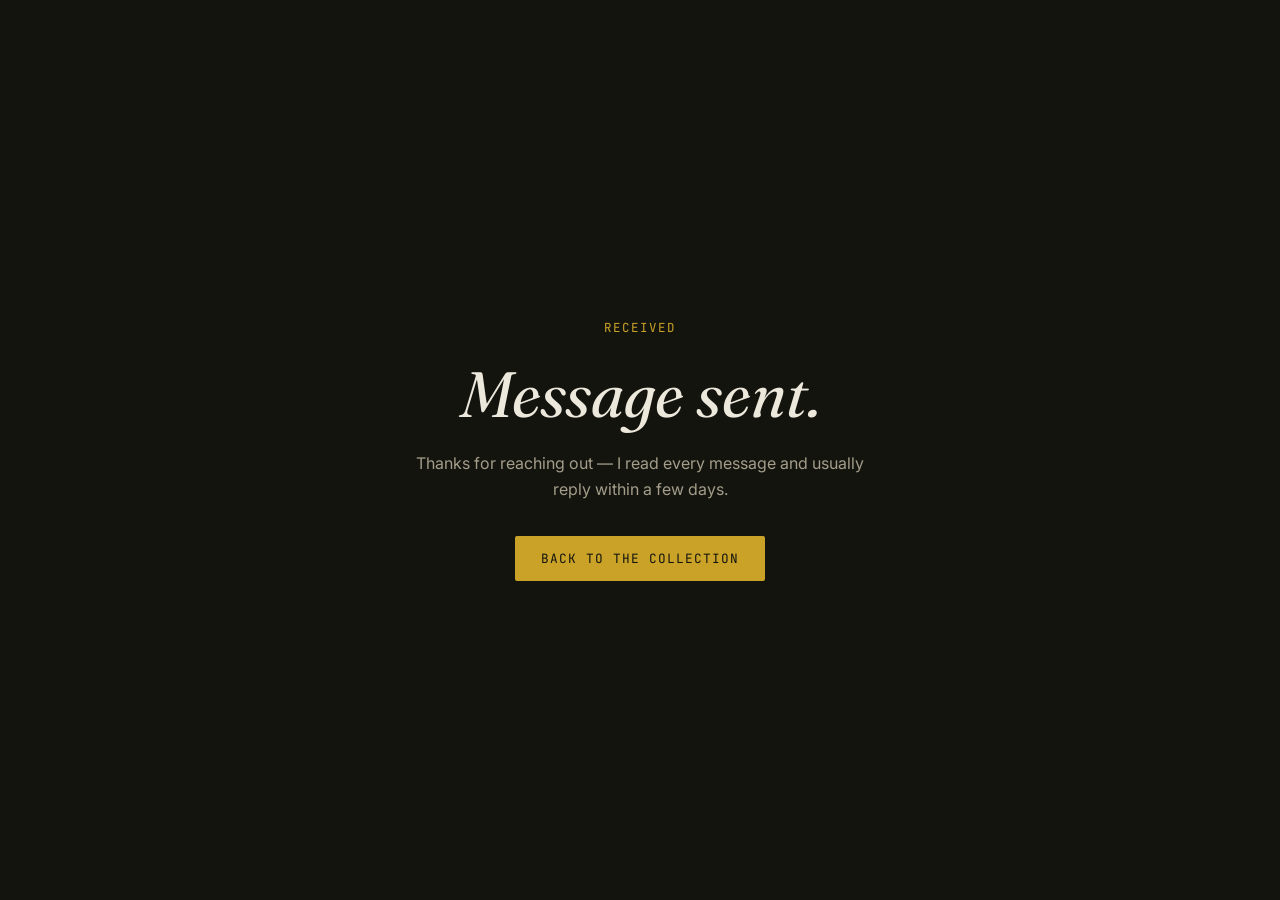
<file: thank-you.html>
<!DOCTYPE html>
<html lang="en">
<head>
<meta charset="UTF-8">
<meta name="viewport" content="width=device-width, initial-scale=1.0">
<title>Message sent — Sanjay Mehrotra Photography</title>
<link href="https://fonts.googleapis.com/css2?family=Fraunces:ital,wght@1,400&family=JetBrains+Mono:wght@400;500&family=Inter:wght@400&display=swap" rel="stylesheet">
<style>
  body{
    background:#14140f; color:#ede8dc; font-family:'Inter',sans-serif;
    min-height:100vh; display:flex; flex-direction:column; align-items:center; justify-content:center;
    text-align:center; margin:0; padding:0 6vw;
  }
  .eyebrow{font-family:'JetBrains Mono',monospace; font-size:.78rem; letter-spacing:.16em; color:#c9a227; text-transform:uppercase; margin-bottom:18px;}
  h1{font-family:'Fraunces',serif; font-style:italic; font-weight:400; font-size:clamp(2.2rem,6vw,4rem); margin:0 0 18px;}
  p{color:#a39d8a; max-width:46ch; margin:0 0 34px; line-height:1.6;}
  a.home{
    font-family:'JetBrains Mono',monospace; font-size:.8rem; letter-spacing:.08em; text-transform:uppercase;
    color:#14140f; background:#c9a227; padding:14px 26px; border-radius:2px; text-decoration:none;
  }
</style>
</head>
<body>
  <div class="eyebrow">Received</div>
  <h1>Message sent.</h1>
  <p>Thanks for reaching out — I read every message and usually reply within a few days.</p>
  <a class="home" href="/">Back to the collection</a>
</body>
</html>
</file>
<file: trip-reports/trip-reports.css>
:root {
  --ink:#121712;--ink-2:#182019;--paper:#f2eee4;--mist:#d5ddd5;--muted:#9da79e;
  --lime:#d7ef72;--coral:#ff765f;--blue:#9dc7d5;--line:rgba(242,238,228,.16);
  --display:'Fraunces',serif;--mono:'JetBrains Mono',monospace;--body:'Inter',sans-serif;
}
*{box-sizing:border-box;margin:0;padding:0}html{scroll-behavior:smooth}body{background:var(--ink);color:var(--paper);font-family:var(--body);line-height:1.6;overflow-x:hidden}a{color:inherit;text-decoration:none}button{font:inherit}.grain{position:absolute;inset:0;pointer-events:none;opacity:.23;background-image:url("data:image/svg+xml,%3Csvg viewBox='0 0 180 180' xmlns='http://www.w3.org/2000/svg'%3E%3Cfilter id='n'%3E%3CfeTurbulence type='fractalNoise' baseFrequency='.8' numOctaves='4' stitchTiles='stitch'/%3E%3C/filter%3E%3Crect width='100%25' height='100%25' filter='url(%23n)' opacity='.18'/%3E%3C/svg%3E")}.topo{position:absolute;inset:0;opacity:.17;pointer-events:none;background-image:url("data:image/svg+xml,%3Csvg xmlns='http://www.w3.org/2000/svg' width='720' height='520' viewBox='0 0 720 520'%3E%3Cg fill='none' stroke='%23f2eee4' stroke-width='1'%3E%3Cpath d='M-30 150C100 30 230 35 330 145s220 125 420 5'/%3E%3Cpath d='M-30 180C110 60 220 70 315 165s235 115 435 10'/%3E%3Cpath d='M-30 215C105 100 225 105 320 195s220 110 430 15'/%3E%3Cpath d='M-30 250C90 145 230 140 330 225s230 90 420 25'/%3E%3C/g%3E%3C/svg%3E")}.nav{height:84px;padding:0 4.5vw;display:flex;align-items:center;justify-content:space-between;border-bottom:1px solid var(--line);position:relative;z-index:20;background:rgba(18,23,18,.82);backdrop-filter:blur(18px)}.logo{display:flex;align-items:center;gap:12px}.logo-mark{width:36px;height:36px;border:1px solid var(--paper);border-radius:50%;position:relative}.logo-mark:before,.logo-mark:after{content:'';position:absolute;border-radius:50%}.logo-mark:before{width:16px;height:16px;border:1px solid var(--paper);left:9px;top:9px}.logo-mark:after{width:6px;height:6px;background:var(--lime);left:15px;top:15px}.logo-name{font:500 .76rem var(--mono);letter-spacing:.18em;text-transform:uppercase}.logo-sub{display:block;font:.52rem var(--mono);letter-spacing:.22em;text-transform:uppercase;color:var(--muted)}.links{display:flex;gap:30px;font:.66rem var(--mono);letter-spacing:.12em;text-transform:uppercase;color:var(--muted)}.links a{padding:30px 0}.links a:hover,.links a.active{color:var(--paper)}.links a.active{box-shadow:inset 0 -2px var(--lime)}.eyebrow{font:500 .64rem var(--mono);letter-spacing:.2em;text-transform:uppercase;color:var(--lime)}.button{display:inline-flex;align-items:center;justify-content:space-between;gap:42px;background:var(--lime);color:var(--ink);padding:15px 20px;font:500 .68rem var(--mono);letter-spacing:.1em;text-transform:uppercase;transition:.25s}.button:hover{background:var(--paper);transform:translateY(-2px)}
.landing-hero{min-height:78svh;position:relative;display:grid;align-items:end;padding:10vh 4.5vw 8vh;border-bottom:1px solid var(--line);overflow:hidden;background:linear-gradient(118deg,#102329 0%,#193c42 43%,#7e6650 80%,#c66b54 100%)}.landing-hero:before{content:'JOURNEYS';position:absolute;right:-.04em;top:.04em;font:300 clamp(7rem,20vw,22rem)/1 var(--display);letter-spacing:-.07em;color:rgba(242,238,228,.06)}.hero-copy{position:relative;z-index:2;max-width:1200px}.hero-copy h1,.report-hero h1,.section-head h2,.story-title,.closing h2{font-family:var(--display);font-weight:300;line-height:.88;letter-spacing:-.055em}.hero-copy h1{font-size:clamp(5.4rem,13vw,12rem);margin:20px 0 34px}.hero-copy>p:last-child{max-width:700px;color:rgba(242,238,228,.82);font:300 clamp(1.2rem,2vw,1.65rem)/1.5 var(--display)}.hero-index{position:absolute;right:4.5vw;bottom:8vh;font:400 5rem/1 var(--display);color:rgba(242,238,228,.4)}
.reports{padding:120px 4.5vw}.section-head{display:flex;align-items:end;justify-content:space-between;gap:30px;margin-bottom:58px}.section-head h2{font-size:clamp(3.3rem,7vw,6.6rem);font-style:italic;max-width:900px}.report-grid{display:grid;grid-template-columns:1.45fr .55fr;gap:18px}.report-card{min-height:610px;border:1px solid var(--line);position:relative;padding:30px;display:flex;flex-direction:column;justify-content:space-between;overflow:hidden;background:linear-gradient(150deg,#14303a,#31545a 52%,#ba7156)}.report-card:before{content:'';position:absolute;width:420px;height:420px;border:1px solid rgba(242,238,228,.18);border-radius:50%;right:-90px;top:-120px;box-shadow:0 0 0 65px rgba(242,238,228,.025),0 0 0 130px rgba(242,238,228,.018)}.report-card:after{content:'';position:absolute;inset:0;background:linear-gradient(0deg,rgba(7,12,9,.92),transparent 65%)}.report-card>*{position:relative;z-index:1}.card-top{display:flex;justify-content:space-between;font:.62rem var(--mono);letter-spacing:.14em;text-transform:uppercase}.card-copy{max-width:680px}.card-copy .status{color:var(--lime);font:.62rem var(--mono);letter-spacing:.15em;text-transform:uppercase}.card-copy h3{font:300 clamp(3.7rem,7vw,7rem)/.9 var(--display);letter-spacing:-.05em;margin:14px 0 22px}.card-copy>p{color:#d7d9d2;max-width:560px;margin-bottom:25px}.coming{background:var(--ink-2);color:var(--muted)}.coming:before{border-color:rgba(215,239,114,.14)}.coming .card-copy h3{font-size:clamp(2.6rem,4vw,4.2rem);color:var(--paper)}
.report-hero{min-height:92svh;position:relative;padding:13vh 4.5vw 8vh;display:flex;align-items:end;overflow:hidden;background:linear-gradient(120deg,#0e252c,#174047 48%,#8c664f 78%,#d76f56)}.report-hero:before{content:'';position:absolute;width:min(60vw,820px);aspect-ratio:1;border:1px solid rgba(242,238,228,.2);border-radius:50%;right:-8vw;top:-16vw;box-shadow:0 0 0 7vw rgba(242,238,228,.025),0 0 0 14vw rgba(242,238,228,.018)}.report-hero-copy{max-width:1200px;position:relative;z-index:2}.back{display:inline-block;color:rgba(242,238,228,.7);font:.65rem var(--mono);letter-spacing:.12em;text-transform:uppercase;margin-bottom:9vh}.report-hero h1{font-size:clamp(5rem,11vw,10.5rem);margin:16px 0 30px}.report-hero .standfirst{font:300 clamp(1.2rem,2vw,1.65rem)/1.55 var(--display);color:rgba(242,238,228,.86);max-width:800px}.trip-meta{display:flex;gap:1px;margin-top:44px}.trip-meta span{padding:13px 22px;border:1px solid rgba(242,238,228,.28);font:.6rem var(--mono);letter-spacing:.12em;text-transform:uppercase}.trip-meta b{font:400 1.4rem var(--display);margin-right:7px}.scroll-note{position:absolute;right:4.5vw;bottom:8vh;writing-mode:vertical-rl;font:.56rem var(--mono);letter-spacing:.18em;text-transform:uppercase;color:rgba(242,238,228,.55)}
.trip-intro{padding:130px 4.5vw;display:grid;grid-template-columns:.8fr 1.2fr;gap:10vw;background:var(--paper);color:var(--ink)}.trip-intro h2{font:300 clamp(3.5rem,7vw,6.5rem)/.95 var(--display);letter-spacing:-.05em}.trip-intro .copy{font:300 clamp(1.3rem,2vw,1.65rem)/1.7 var(--display);color:#3e4a40}.trip-intro .eyebrow{color:#657735}
.route{background:var(--ink-2);padding:120px 4.5vw}.route-layout{display:grid;grid-template-columns:.72fr 1.28fr;gap:5vw}.route-list{list-style:none;border-bottom:1px solid var(--line)}.route-list li{border-top:1px solid var(--line)}.route-list button{width:100%;background:none;border:0;color:var(--muted);padding:19px 3px;display:grid;grid-template-columns:42px 1fr auto;text-align:left;cursor:pointer;transition:.2s}.route-list button:hover{padding-left:9px}.route-list strong{display:block;font:400 1.35rem var(--display);color:var(--paper)}.route-list small{font:.59rem var(--mono);letter-spacing:.08em;text-transform:uppercase}.route-list button.active,.route-list button.active strong{color:var(--lime)}.route-detail{min-height:600px;background:linear-gradient(145deg,#15333a,#31535a 55%,#a36c52);padding:50px;position:sticky;top:30px;overflow:hidden}.route-detail:after{content:'';position:absolute;width:380px;height:380px;border:1px solid rgba(242,238,228,.2);border-radius:50%;right:-100px;bottom:-130px;box-shadow:0 0 0 55px rgba(242,238,228,.025)}.route-detail h3{font:300 clamp(4rem,7vw,7rem)/.9 var(--display);letter-spacing:-.055em;margin:14px 0}.route-detail>span{color:rgba(242,238,228,.72)}.detail-rule{height:1px;background:rgba(242,238,228,.24);margin:32px 0}.route-detail small{color:var(--lime);font:.59rem var(--mono);text-transform:uppercase;letter-spacing:.14em}.route-detail p{font:300 1.3rem/1.5 var(--display);margin:7px 0 24px;max-width:580px}.image-slot{position:absolute;right:24px;bottom:22px;width:210px;height:105px;border:1px solid rgba(242,238,228,.35);padding:14px;display:flex;align-items:end;font:.55rem var(--mono);text-transform:uppercase;letter-spacing:.1em;color:rgba(242,238,228,.7);z-index:2}
.journal{padding:130px 4.5vw}.journal-grid{display:grid;grid-template-columns:.65fr 1.35fr;gap:9vw}.journal-copy{position:sticky;top:40px;align-self:start}.journal-copy>p:last-child{color:var(--muted);max-width:410px}.journal-list article{padding:32px 0;border-top:1px solid var(--line);display:grid;grid-template-columns:120px 1fr auto;gap:22px;align-items:center}.journal-list span{color:var(--lime);font:.58rem var(--mono);text-transform:uppercase;letter-spacing:.13em}.journal-list h3{font:400 clamp(1.8rem,3vw,2.7rem)/1.15 var(--display);margin-bottom:7px}.journal-list p{color:var(--muted);max-width:620px}.read-link{font:.62rem var(--mono);letter-spacing:.1em;text-transform:uppercase;border:1px solid var(--line);padding:12px 14px}.read-link:hover{border-color:var(--lime);color:var(--lime)}
.gallery-placeholder{padding:120px 4.5vw;background:#0a100d}.gallery-grid{display:grid;grid-template-columns:1.35fr 1fr;grid-template-rows:1fr 1fr;height:min(68vw,760px);gap:12px}.gallery-grid>div{border:1px solid var(--line);background:linear-gradient(145deg,#17343d,#3a585c 55%,#a67255);padding:24px;display:flex;flex-direction:column;justify-content:space-between;overflow:hidden;position:relative}.gallery-grid>div:after{content:'';position:absolute;inset:10%;border:1px solid rgba(242,238,228,.18);border-radius:50%}.gallery-grid .large{grid-row:1/3}.gallery-grid span,.gallery-grid p{position:relative;z-index:2}.gallery-grid span{color:var(--lime);font:.6rem var(--mono)}.gallery-grid p{font:300 clamp(1.5rem,3vw,2.7rem)/1.05 var(--display);max-width:300px}
.story-header{min-height:82svh;padding:13vh 4.5vw 9vh;display:flex;align-items:end;position:relative;overflow:hidden;background:linear-gradient(125deg,#10272d,#173d43 52%,#8f6850)}.story-header:after{content:'01';position:absolute;right:3vw;top:4vh;font:300 clamp(12rem,32vw,35rem)/1 var(--display);color:rgba(242,238,228,.05)}.story-header>div{max-width:1120px;position:relative;z-index:2}.story-title{font-size:clamp(4.4rem,9vw,9rem);margin:16px 0 32px}.story-standfirst{max-width:800px;color:rgba(242,238,228,.76);font:300 1.5rem/1.55 var(--display)}.byline{display:flex;gap:40px;border-top:1px solid rgba(242,238,228,.25);margin-top:40px;padding-top:20px;color:rgba(242,238,228,.64);font:.6rem var(--mono);letter-spacing:.1em;text-transform:uppercase}.story-body{max-width:820px;margin:auto;padding:120px 38px}.story-body p{font:300 1.22rem/1.9 var(--display);margin-bottom:29px;color:#d5d9d1}.story-body .lead{font-size:1.72rem;color:var(--paper)}.story-body .lead:first-letter{float:left;font-size:6.4rem;line-height:.72;padding:15px 13px 0 0;color:var(--lime)}.story-body blockquote{font:italic 300 clamp(2.4rem,5vw,4.3rem)/1.12 var(--display);text-align:center;margin:80px -14vw;padding:64px 10vw;border-top:1px solid var(--line);border-bottom:1px solid var(--line);color:var(--paper)}.story-body h2{font:italic 300 3.2rem var(--display);letter-spacing:-.03em;margin:80px 0 25px}.closing{padding:130px 4.5vw;text-align:center;background:var(--paper);color:var(--ink)}.closing .eyebrow{color:#657735}.closing h2{font-size:clamp(3.5rem,8vw,7rem);margin:17px 0 38px}footer{padding:30px 4.5vw;border-top:1px solid var(--line);display:flex;justify-content:space-between;color:var(--muted);font:.6rem var(--mono);letter-spacing:.06em;text-transform:uppercase}
@media(max-width:820px){.links{display:none}.nav{height:72px}.landing-hero{min-height:72svh}.hero-copy h1{font-size:clamp(4.5rem,20vw,7rem)}.hero-index,.scroll-note{display:none}.report-grid,.trip-intro,.route-layout,.journal-grid{grid-template-columns:1fr}.report-card{min-height:510px}.coming{min-height:380px}.reports,.trip-intro,.route,.journal,.gallery-placeholder{padding:82px 6vw}.route-layout,.journal-grid{gap:55px}.route-detail{padding:34px;min-height:570px;position:relative;top:0}.trip-meta{flex-wrap:wrap}.trip-meta span{padding:10px 12px}.journal-copy{position:relative;top:0}.journal-list article{grid-template-columns:1fr;gap:7px}.read-link{justify-self:start;margin-top:10px}.gallery-grid{grid-template-columns:1fr;grid-template-rows:1.2fr 1fr 1fr;height:900px}.gallery-grid .large{grid-row:auto}.story-body{padding:82px 7vw}.story-body blockquote{margin:65px 0;padding:48px 0}.byline{flex-direction:column;gap:8px}footer{flex-direction:column;gap:10px}.report-hero h1{font-size:clamp(4.2rem,18vw,7rem)}}
@media(prefers-reduced-motion:reduce){html{scroll-behavior:auto}.button,.route-list button{transition:none}}
.nav{position:sticky;top:0;background:rgba(18,23,18,.94)}.landing-hero{min-height:64svh;padding-top:8vh;padding-bottom:6vh}.hero-copy>p:last-of-type{max-width:700px;color:rgba(242,238,228,.82);font:300 clamp(1.2rem,2vw,1.65rem)/1.5 var(--display)}.hero-actions{display:flex;align-items:center;gap:22px;margin-top:30px}.scroll-cue{font:.6rem var(--mono);letter-spacing:.12em;text-transform:uppercase;color:rgba(242,238,228,.72)}@media(max-width:820px){.landing-hero{min-height:66svh}.hero-actions{align-items:flex-start;flex-direction:column;gap:16px}}
.trip-landing .nav{position:absolute;top:0;left:0;width:100%;background:transparent;border-bottom:0}.trip-landing .nav:after{content:'';position:absolute;left:4.5vw;right:4.5vw;bottom:0;height:1px;background:rgba(255,255,255,.18)}.trip-landing .logo-mark{border-radius:2px;border-color:#5fb9f4;box-shadow:8px 0 #5fb9f4,0 8px #5fb9f4,8px 8px #5fb9f4;width:6px;height:6px;margin-right:14px}.trip-landing .logo-mark:before,.trip-landing .logo-mark:after{display:none}.trip-landing .logo-name{font-family:var(--body);font-weight:600;letter-spacing:.02em;text-transform:none}.trip-landing .logo-sub{letter-spacing:.06em;text-transform:none;color:rgba(255,255,255,.68)}.trip-landing .links{color:rgba(255,255,255,.78)}.trip-landing .links a.active{box-shadow:none;color:var(--paper)}.trip-landing .landing-hero{min-height:100svh;padding:18vh 4.5vw 7vh;display:flex;align-items:center;background-image:linear-gradient(90deg,rgba(2,18,29,.97) 0%,rgba(2,18,29,.8) 31%,rgba(2,18,29,.24) 63%,rgba(2,18,29,.08) 100%),url('[data-uri]');background-size:cover;background-position:center}.trip-landing .landing-hero:before,.trip-landing .hero-index{display:none}.trip-landing .landing-hero .grain{opacity:.12}.trip-landing .hero-copy{max-width:880px}.trip-landing .hero-copy h1{font-size:clamp(4.4rem,6.3vw,7.5rem);line-height:.88;letter-spacing:-.045em;margin:22px 0 24px}.trip-landing .eyebrow{color:#e29628}.trip-landing .hero-rule{display:block;width:54px;height:2px;background:#e29628;margin:0 0 20px}.trip-landing .hero-copy>p:last-of-type{font-family:var(--body);font-size:clamp(1rem,1.35vw,1.35rem);color:rgba(255,255,255,.88)}.trip-landing .button{background:#e29628;color:#fff;min-width:270px;padding:18px 22px}.trip-landing .button:hover{background:#f1a735}.journey-pills{display:flex;gap:11px;flex-wrap:wrap;margin-top:22px}.journey-pills a,.journey-pills span{border:1px solid rgba(255,255,255,.4);border-radius:999px;padding:8px 14px;font:.58rem var(--mono);color:rgba(255,255,255,.9)}.journey-pills .current{border-color:rgba(255,255,255,.62)}.discover{position:absolute;right:3.2vw;bottom:6vh;writing-mode:vertical-rl;text-transform:uppercase;letter-spacing:.18em;font:.55rem var(--mono);color:rgba(255,255,255,.75);display:flex;align-items:center;gap:10px}.discover span{width:1px;height:42px;background:#e29628}.trip-landing .reports{background:var(--ink)}@media(max-width:820px){.trip-landing .nav{position:absolute}.trip-landing .links{display:none}.trip-landing .landing-hero{min-height:100svh;padding:18vh 6vw 8vh;background-position:62% center}.trip-landing .hero-copy h1{font-size:clamp(3.5rem,15vw,5.5rem)}.journey-pills{max-width:360px}.discover{display:none}}
</file>
